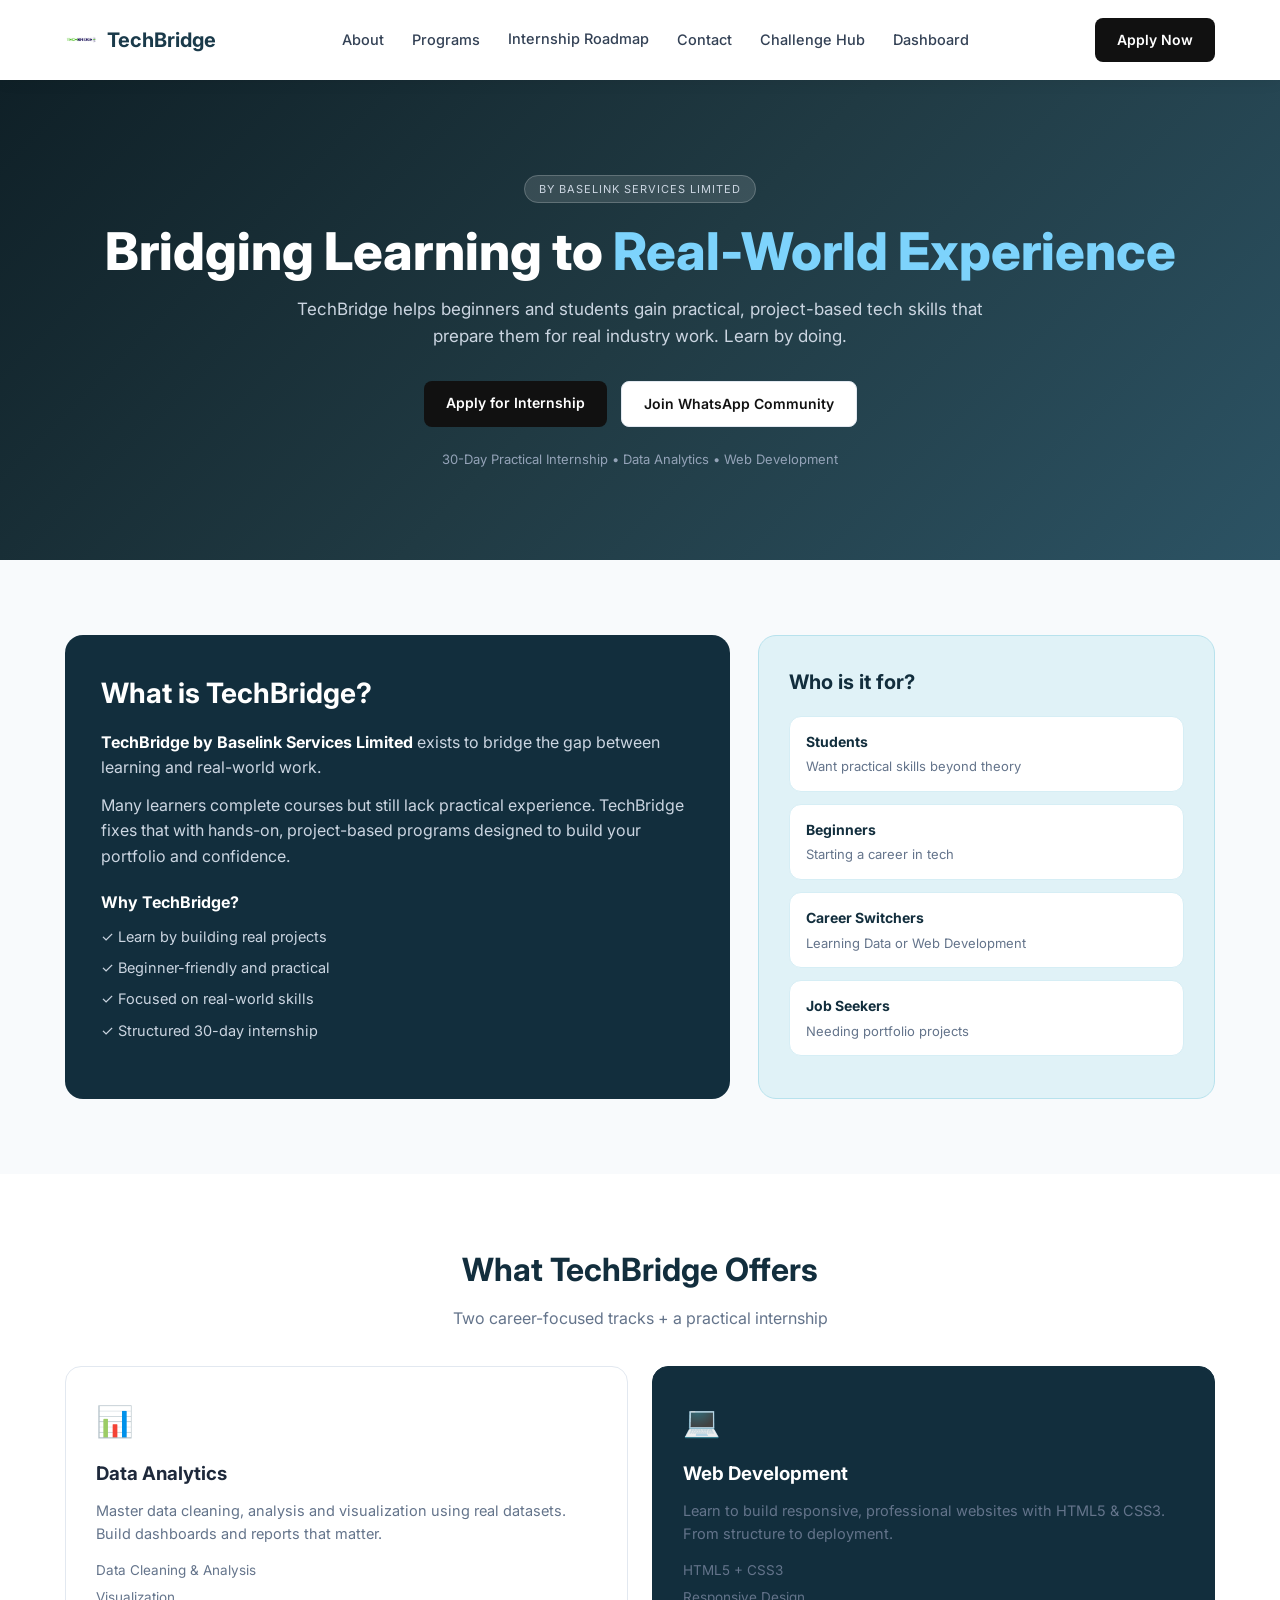
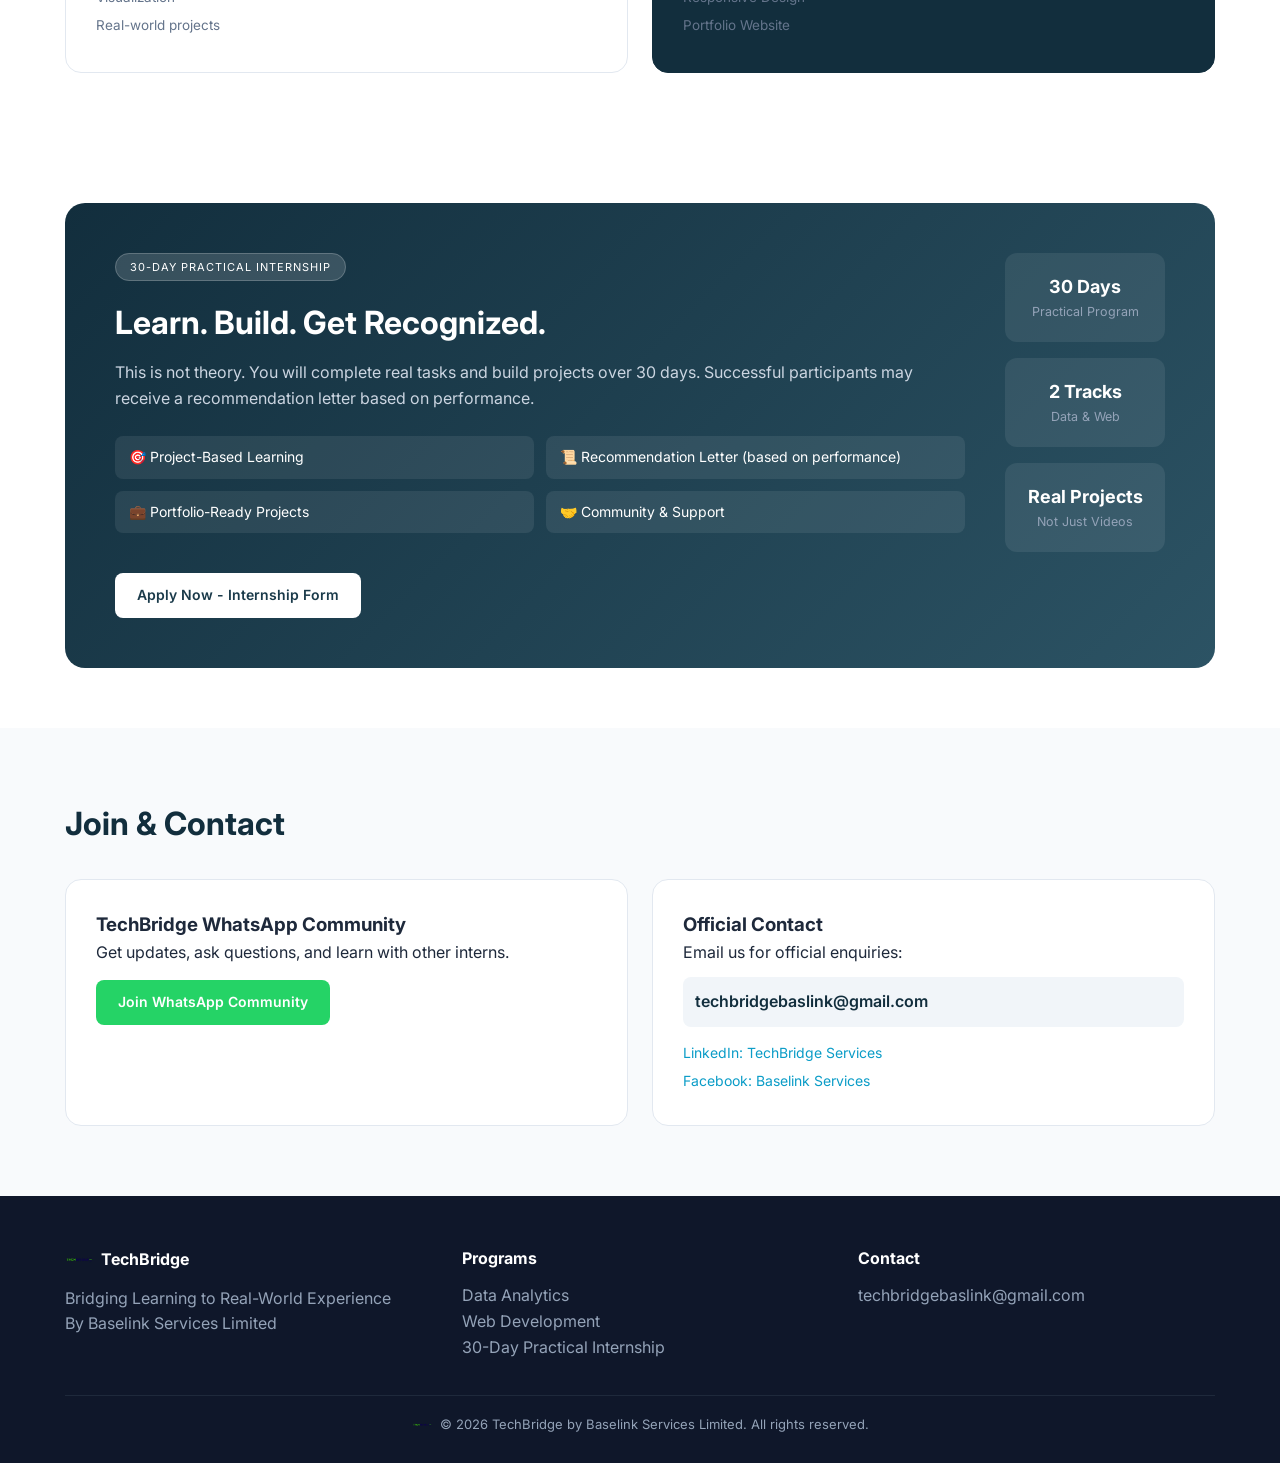
<file: index.html>
<!DOCTYPE html>
<html lang="en">
<head>
    <meta charset="UTF-8">
    <meta name="viewport" content="width=device-width, initial-scale=1.0">
    <title>TechBridge by Baselink Services | Bridging Learning to Real-World Experience</title>
    <link rel="icon" type="image/png" href="logo.png">
    <link rel="stylesheet" href="style.css">
    <link href="https://fonts.googleapis.com/css2?family=Inter:wght@400;600;700&display=swap" rel="stylesheet">
</head>
<body>
    <nav class="navbar">
        <div class="container">
            <div class="logo "> 
                <img src="logo.png" alt="TechBridge Logo" style="height:32px; width:32px; object-fit:contain; border-radius:6px;">
                <span>TechBridge</span>
            </div>
           <ul class="nav-links ">
    <li><a href="index.html#about">About</a></li>
    <li><a href="programs.html">Programs</a></li>
<a href="roadmap.html" class="active">Internship Roadmap</a>
    <li><a href="index.html#contact">Contact</a></li>
    <li><a href="challenges.html">Challenge Hub</a></li>
    <li><a href="dashboard.html">Dashboard</a></li>
</ul>
            <a href="https://forms.gle/8EbdSy5ttGfLZfjv5" target="_blank" class="btn btn-primary">Apply Now</a>
        </div>
    </nav>

    <!-- HERO, ABOUT, PROGRAMS, INTERNSHIP, COMMUNITY SECTIONS - KEEP SAME AS YOURS -->

    <section class="hero">
        <div class="container">
            <span class="badge">By Baselink Services Limited</span>
            <h1>Bridging Learning to <span>Real-World Experience</span></h1>
            <p>TechBridge helps beginners and students gain practical, project-based tech skills that prepare them for real industry work. Learn by doing.</p>
            <div class="hero-buttons">
                <a href="https://forms.gle/8EbdSy5ttGfLZfjv5" target="_blank" class="btn btn-primary">Apply for Internship</a>
                <a href="https://chat.whatsapp.com/FqpBvYS4oaK32cXDxc8JIS" target="_blank" class="btn btn-secondary">Join WhatsApp Community</a>
            </div>
            <p class="hero-note">30-Day Practical Internship • Data Analytics • Web Development</p>
        </div>
    </section>

    <section id="about" class="about">
        <div class="container">
            <div class="about-grid">
                <div>
                    <h2>What is TechBridge?</h2>
                    <p><strong>TechBridge by Baselink Services Limited</strong> exists to bridge the gap between learning and real-world work.</p>
                    <p>Many learners complete courses but still lack practical experience. TechBridge fixes that with hands-on, project-based programs designed to build your portfolio and confidence.</p>
                    <h4 style="margin-top:20px;">Why TechBridge?</h4>
                    <ul class="check-list">
                        <li>✓ Learn by building real projects</li>
                        <li>✓ Beginner-friendly and practical</li>
                        <li>✓ Focused on real-world skills</li>
                        <li>✓ Structured 30-day internship</li>
                    </ul>
                </div>
                <div class="about-box">
                    <h3>Who is it for?</h3>
                    <div class="who-item"><strong>Students</strong><span>Want practical skills beyond theory</span></div>
                    <div class="who-item"><strong>Beginners</strong><span>Starting a career in tech</span></div>
                    <div class="who-item"><strong>Career Switchers</strong><span>Learning Data or Web Development</span></div>
                    <div class="who-item"><strong>Job Seekers</strong><span>Needing portfolio projects</span></div>
                </div>
            </div>
        </div>
    </section>

    <section id="programs" class="programs">
        <div class="container">
            <h2 class="section-title">What TechBridge Offers</h2>
            <p class="section-subtitle">Two career-focused tracks + a practical internship</p>
            <div class="program-cards">
                <div class="card">
                    <div class="card-icon">📊</div>
                    <h3>Data Analytics</h3>
                    <p>Master data cleaning, analysis and visualization using real datasets. Build dashboards and reports that matter.</p>
                    <ul><li>Data Cleaning & Analysis</li><li>Visualization</li><li>Real-world projects</li></ul>
                </div>
                <div class="card card-dark">
                    <div class="card-icon">💻</div>
                    <h3>Web Development</h3>
                    <p>Learn to build responsive, professional websites with HTML5 & CSS3. From structure to deployment.</p>
                    <ul><li>HTML5 + CSS3</li><li>Responsive Design</li><li>Portfolio Website</li></ul>
                </div>
            </div>
        </div>
    </section>

    <section id="internship" class="internship">
        <div class="container">
            <div class="internship-box">
                <div>
                    <span class="badge badge-light">30-DAY PRACTICAL INTERNSHIP</span>
                    <h2>Learn. Build. Get Recognized.</h2>
                    <p>This is not theory. You will complete real tasks and build projects over 30 days. Successful participants may receive a recommendation letter based on performance.</p>
                    <div class="benefits">
                        <div class="benefit">🎯 Project-Based Learning</div>
                        <div class="benefit">📜 Recommendation Letter (based on performance)</div>
                        <div class="benefit">💼 Portfolio-Ready Projects</div>
                        <div class="benefit">🤝 Community & Support</div>
                    </div>
                    <a href="https://forms.gle/8EbdSy5ttGfLZfjv5" target="_blank" class="btn btn-light">Apply Now - Internship Form</a>
                </div>
                <div class="internship-right">
                    <div class="stat"><h3>30 Days</h3><p>Practical Program</p></div>
                    <div class="stat"><h3>2 Tracks</h3><p>Data & Web</p></div>
                    <div class="stat"><h3>Real Projects</h3><p>Not Just Videos</p></div>
                </div>
            </div>
        </div>
    </section>

    <section id="contact" class="community">
        <div class="container">
            <h2 class="section-title">Join & Contact</h2>
            <div class="community-grid">
                <div class="community-card">
                    <h3>TechBridge WhatsApp Community</h3>
                    <p>Get updates, ask questions, and learn with other interns.</p>
                    <a href="https://chat.whatsapp.com/FqpBvYS4oaK32cXDxc8JIS" target="_blank" class="btn btn-whatsapp">Join WhatsApp Community</a>
                </div>
                <div class="contact-card">
                    <h3>Official Contact</h3>
                    <p>Email us for official enquiries:</p>
                    <p class="email-box">techbridgebaslink@gmail.com</p>
                    <div class="socials">
                        <a href="https://www.linkedin.com/company/techbridge-services/" target="_blank">LinkedIn: TechBridge Services</a><br>
                        <a href="https://www.facebook.com/p/Baselink-Services-100066771475783/" target="_blank">Facebook: Baselink Services</a>
                    </div>
                </div>
            </div>
        </div>
    </section>

    <footer class="footer">
        <div class="container">
            <div class="footer-grid">
                <div>
                    <h4 style="display:flex; align-items:center; gap:8px;">
                        <img src="logo.png" alt="TechBridge Logo" style="height:28px; width:28px; object-fit:contain; border-radius:4px;">
                        TechBridge
                    </h4>
                    <p>Bridging Learning to Real-World Experience<br>By Baselink Services Limited</p>
                </div>
                <div><h4>Programs</h4><p>Data Analytics<br>Web Development<br>30-Day Practical Internship</p></div>
                <div><h4>Contact</h4><p>techbridgebaslink@gmail.com</p></div>
            </div>
            <div class="footer-bottom" style="display:flex; align-items:center; justify-content:center; gap:8px;">
                <img src="logo.png" alt="TechBridge" style="height:20px; width:20px; object-fit:contain;">
                © 2026 TechBridge by Baselink Services Limited. All rights reserved.
            </div>
        </div>
    </footer>
</body>
</html>
</file>
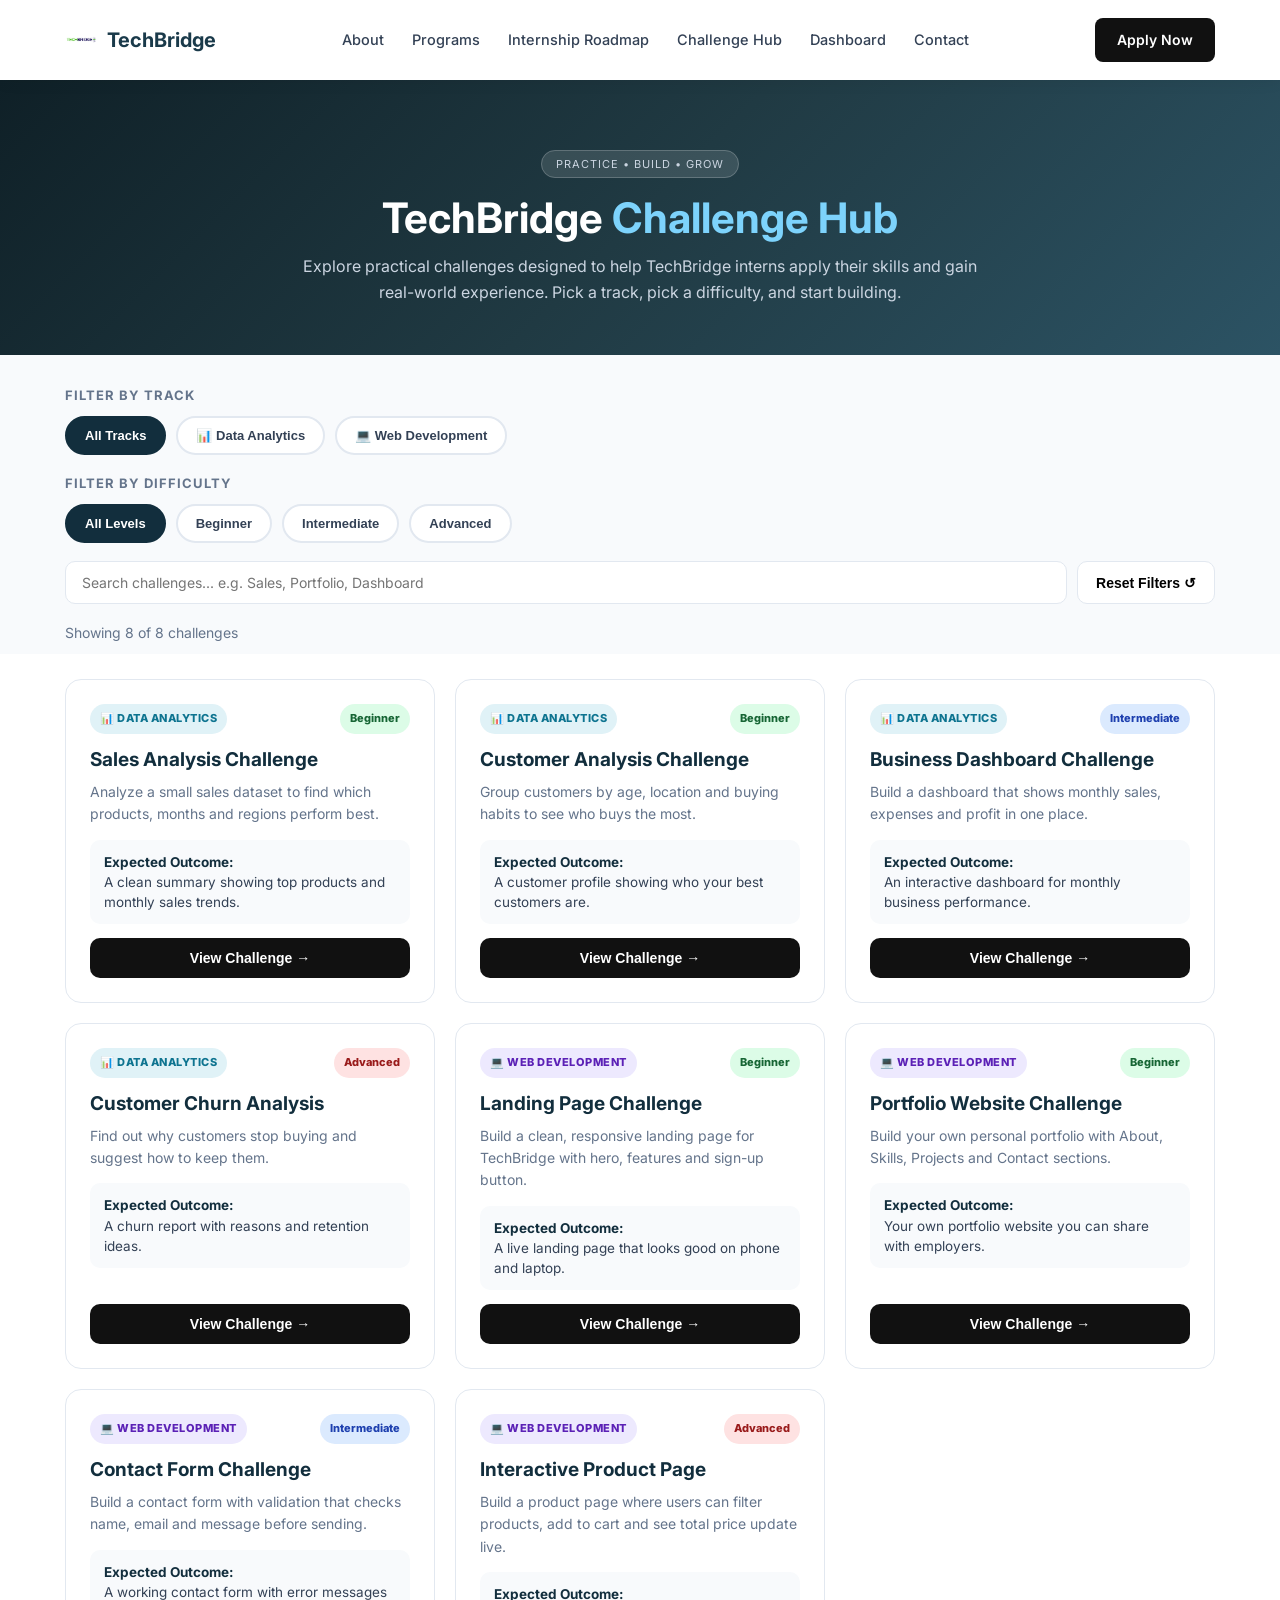
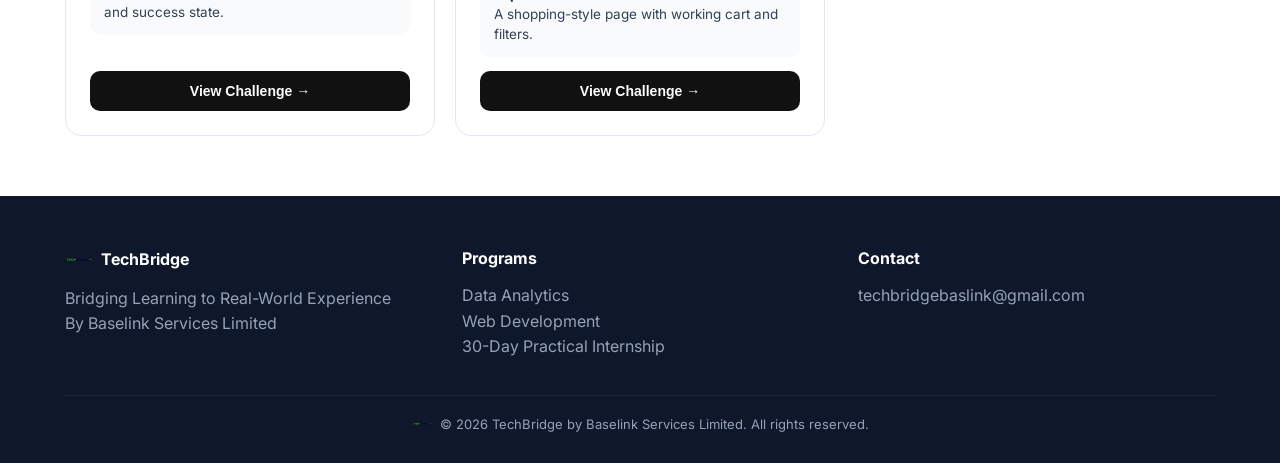
<file: challenges.html>
<!DOCTYPE html>
<html lang="en">
<head>
<meta charset="UTF-8">
<meta name="viewport" content="width=device-width, initial-scale=1.0">
<title>Challenge Hub - TechBridge by Baselink Services</title>
<link rel="icon" type="image/png" href="logo.png">
<link rel="stylesheet" href="style.css">
<link href="https://fonts.googleapis.com/css2?family=Inter:wght@400;600;700&display=swap" rel="stylesheet">
<style>
.challenges-hero{padding:70px 0 50px 0;background:linear-gradient(135deg,#0f2027 0%,#203a43 50%,#2c5364 100%);color:#fff;text-align:center}
.challenges-hero h1{font-size:42px;line-height:1.15;margin:18px 0 12px}
.challenges-hero h1 span{color:#7dd3fc}
.challenges-hero p{color:#cbd5e1;max-width:700px;margin:0 auto;font-size:16px}
.filters-wrap{background:#f8fafc;padding:30px 0 10px}
.filter-group{margin-bottom:18px}
.filter-label{font-size:13px;font-weight:700;letter-spacing:1px;text-transform:uppercase;color:#64748b;margin-bottom:10px}
.filter-row{display:flex;gap:10px;flex-wrap:wrap}
.filter-btn{padding:10px 18px;border:2px solid #e2e8f0;background:#fff;border-radius:999px;cursor:pointer;font-weight:700;font-size:13px;color:#334155}
.filter-btn.active{background:#122e3d;color:#fff;border-color:#122e3d}
.filter-btn.active-blue{background:#2563eb;border-color:#2563eb;color:#fff}
.search-row{display:flex;gap:10px;flex-wrap:wrap;margin-top:18px}
.search-input{flex:1;min-width:220px;padding:12px 16px;border:1px solid #e2e8f0;border-radius:10px;font-size:14px;font-family:inherit}
.reset-btn{padding:12px 18px;border:1px solid #e2e8f0;background:#fff;border-radius:10px;cursor:pointer;font-weight:700;font-size:14px}
.results-text{margin:18px 0 0;color:#64748b;font-size:14px}
.challenges-grid{display:grid;grid-template-columns:1fr 1fr 1fr;gap:20px;padding:25px 0 60px}
.ch-card{background:#fff;border:1px solid #e2e8f0;border-radius:16px;padding:24px;display:flex;flex-direction:column}
.ch-card.hidden{display:none}
.ch-top{display:flex;justify-content:space-between;align-items:flex-start;gap:10px}
.track-tag{font-size:11px;font-weight:800;padding:6px 10px;border-radius:999px;letter-spacing:0.5px;text-transform:uppercase}
.track-tag.data{background:#e0f2f7;color:#0e7490}
.track-tag.web{background:#ede9fe;color:#5b21b6}
.diff-tag{font-size:11px;font-weight:800;padding:6px 10px;border-radius:999px}
.diff-tag.Beginner{background:#dcfce7;color:#166534}
.diff-tag.Intermediate{background:#dbeafe;color:#1e40af}
.diff-tag.Advanced{background:#fee2e2;color:#991b1b}
.ch-card h3{font-size:19px;color:#122e3d;margin:14px 0 8px;line-height:1.3}
.ch-card p{font-size:14px;color:#64748b;line-height:1.6}
.outcome-box{background:#f8fafc;border-radius:10px;padding:12px 14px;margin:14px 0;font-size:13.5px;color:#334155;line-height:1.5}
.outcome-box strong{color:#122e3d}
.view-btn{margin-top:auto;background:#111;color:#fff;border:none;padding:12px;border-radius:10px;font-weight:700;cursor:pointer;font-size:14px;width:100%}
.view-btn:hover{background:#0a9cc7}
.no-results{display:none;text-align:center;padding:40px;background:#fff;border:1px dashed #cbd5e1;border-radius:16px;margin-bottom:50px}
.no-results h3{color:#122e3d}
.no-results p{color:#64748b}
/* Modal */
.modal-overlay{display:none;position:fixed;inset:0;background:rgba(0,0,0,0.6);z-index:100;align-items:center;justify-content:center;padding:16px}
.modal-overlay.open{display:flex}
.modal{background:#fff;border-radius:18px;max-width:600px;width:100%;max-height:90vh;overflow-y:auto;padding:28px;position:relative}
.modal-close{position:absolute;top:14px;right:14px;background:#f1f5f9;border:none;width:36px;height:36px;border-radius:50%;cursor:pointer;font-size:18px}
.modal h2{color:#122e3d;font-size:24px;padding-right:30px;line-height:1.3}
.modal-meta{display:flex;gap:8px;flex-wrap:wrap;margin:14px 0}
.modal-section{margin-top:18px}
.modal-section h4{color:#122e3d;font-size:14px;margin-bottom:6px}
.modal-section p,.modal-section li{color:#475569;font-size:14px;line-height:1.6}
.modal-section ul{padding-left:18px}
@media(max-width:900px){.challenges-grid{grid-template-columns:1fr 1fr}.challenges-hero h1{font-size:32px}}
@media(max-width:600px){.challenges-grid{grid-template-columns:1fr}.filter-row{overflow-x:auto;flex-wrap:nowrap;padding-bottom:6px}.search-row{flex-direction:column}.modal{padding:20px}}
</style>
</head>
<body>
<nav class="navbar"><div class="container">
<div class="logo"><img src="logo.png" alt="TechBridge Logo" style="height:32px;width:32px;object-fit:contain;border-radius:6px;"><span>TechBridge</span></div>
<ul class="nav-links">
<li><a href="index.html#about">About</a></li>
<li><a href="programs.html">Programs</a></li>
<li><a href="roadmap.html">Internship Roadmap</a></li>
<li><a href="challenges.html">Challenge Hub</a></li>
<li><a href="dashboard.html">Dashboard</a></li>
<li><a href="index.html#contact">Contact</a></li>
</ul>
<a href="https://forms.gle/8EbdSy5ttGfLZfjv5" target="_blank" class="btn btn-primary">Apply Now</a>
</div></nav>

<section class="challenges-hero"><div class="container">
<span class="badge">PRACTICE • BUILD • GROW</span>
<h1>TechBridge <span>Challenge Hub</span></h1>
<p>Explore practical challenges designed to help TechBridge interns apply their skills and gain real-world experience. Pick a track, pick a difficulty, and start building.</p>
</div></section>

<section class="filters-wrap"><div class="container">
<div class="filter-group"><div class="filter-label">Filter by Track</div><div class="filter-row" id="trackFilters">
<button class="filter-btn active" data-track="All">All Tracks</button>
<button class="filter-btn" data-track="Data Analytics">📊 Data Analytics</button>
<button class="filter-btn" data-track="Web Development">💻 Web Development</button>
</div></div>
<div class="filter-group"><div class="filter-label">Filter by Difficulty</div><div class="filter-row" id="diffFilters">
<button class="filter-btn active" data-diff="All">All Levels</button>
<button class="filter-btn" data-diff="Beginner">Beginner</button>
<button class="filter-btn" data-diff="Intermediate">Intermediate</button>
<button class="filter-btn" data-diff="Advanced">Advanced</button>
</div></div>
<div class="search-row">
<input type="text" id="searchInput" class="search-input" placeholder="Search challenges... e.g. Sales, Portfolio, Dashboard">
<button class="reset-btn" id="resetBtn">Reset Filters ↺</button>
</div>
<p class="results-text" id="resultsText">Showing 8 of 8 challenges</p>
</div></section>

<section><div class="container">
<div class="challenges-grid" id="challengesGrid"></div>
<div class="no-results" id="noResults"><h3>No challenges found 😕</h3><p>Try a different track, difficulty, or search word.</p><button class="btn btn-primary" id="resetBtn2" style="margin-top:14px;border:none;cursor:pointer">Show All Challenges</button></div>
</div></section>

<footer class="footer"><div class="container"><div class="footer-grid">
<div><h4 style="display:flex;align-items:center;gap:8px;"><img src="logo.png" alt="TechBridge Logo" style="height:28px;width:28px;object-fit:contain;border-radius:4px;">TechBridge</h4><p>Bridging Learning to Real-World Experience<br>By Baselink Services Limited</p></div>
<div><h4>Programs</h4><p>Data Analytics<br>Web Development<br>30-Day Practical Internship</p></div>
<div><h4>Contact</h4><p>techbridgebaslink@gmail.com</p></div>
</div><div class="footer-bottom" style="display:flex;align-items:center;justify-content:center;gap:8px;"><img src="logo.png" alt="TechBridge" style="height:20px;width:20px;object-fit:contain;">© 2026 TechBridge by Baselink Services Limited. All rights reserved.</div></div></footer>

<!-- MODAL -->
<div class="modal-overlay" id="modalOverlay"><div class="modal">
<button class="modal-close" id="modalClose">×</button>
<h2 id="modalTitle"></h2>
<div class="modal-meta" id="modalMeta"></div>
<div class="modal-section"><h4>🎯 Objective</h4><p id="modalObjective"></p></div>
<div class="modal-section"><h4>🛠️ Skills Required</h4><p id="modalSkills"></p></div>
<div class="modal-section"><h4>🧰 Tools You Can Use</h4><p id="modalTools"></p></div>
<div class="modal-section"><h4>📦 What You Need To Produce</h4><p id="modalDeliverable"></p></div>
<div class="modal-section"><h4>⏱️ Estimated Time & Expected Result</h4><p id="modalTime"></p><p id="modalResult" style="margin-top:6px"></p></div>
<a href="https://forms.gle/8EbdSy5ttGfLZfjv5" target="_blank" class="btn btn-primary" style="display:block;text-align:center;margin-top:20px">Apply To Try This Challenge</a>
</div></div>

<script>
const challenges = [
{title:"Sales Analysis Challenge", track:"Data Analytics", diff:"Beginner", desc:"Analyze a small sales dataset to find which products, months and regions perform best.", outcome:"A clean summary showing top products and monthly sales trends.", objective:"Analyze sales information and identify important trends that can help a business make better decisions.", skills:"Excel / Google Sheets, data cleaning, basic formulas, sorting and filtering", tools:"Google Sheets, Excel", deliverable:"A cleaned sales sheet + 2 charts + 1 short summary of findings", time:"2-3 days • Beginner friendly", result:"A simple report showing best-selling products, slowest months, and 3 recommendations."},
{title:"Customer Analysis Challenge", track:"Data Analytics", diff:"Beginner", desc:"Group customers by age, location and buying habits to see who buys the most.", outcome:"A customer profile showing who your best customers are.", objective:"Understand different customer groups and what drives their purchases.", skills:"Data cleaning, COUNTIF, Pivot Tables, basic charts", tools:"Google Sheets, Excel", deliverable:"Pivot table + customer breakdown chart + short insights", time:"2-3 days", result:"A clear breakdown of top customer groups and what they buy."},
{title:"Business Dashboard Challenge", track:"Data Analytics", diff:"Intermediate", desc:"Build a dashboard that shows monthly sales, expenses and profit in one place.", outcome:"An interactive dashboard for monthly business performance.", objective:"Turn raw business data into a dashboard a manager can read in 1 minute.", skills:"Data cleaning, Pivot Tables, charts, dashboard layout", tools:"Google Sheets / Excel, Canva for layout", deliverable:"1 dashboard sheet with KPIs, charts and filters", time:"3-4 days", result:"A dashboard showing monthly sales, profit, top products and trends."},
{title:"Customer Churn Analysis", track:"Data Analytics", diff:"Advanced", desc:"Find out why customers stop buying and suggest how to keep them.", outcome:"A churn report with reasons and retention ideas.", objective:"Analyze customer data to spot patterns in customers who leave.", skills:"SQL basics, data cleaning, analysis, storytelling with data", tools:"Google Sheets, SQL, Excel", deliverable:"Churn analysis + charts + 5 retention recommendations", time:"4-5 days", result:"A report showing churn rate, common reasons, and how to reduce it."},
{title:"Landing Page Challenge", track:"Web Development", diff:"Beginner", desc:"Build a clean, responsive landing page for TechBridge with hero, features and sign-up button.", outcome:"A live landing page that looks good on phone and laptop.", objective:"Create a professional landing page using HTML and CSS.", skills:"HTML, CSS, responsive design, layout", tools:"VS Code, Chrome, Netlify", deliverable:"1 landing page (index.html + style.css) deployed online", time:"2-3 days", result:"A responsive TechBridge landing page with working links."},
{title:"Portfolio Website Challenge", track:"Web Development", diff:"Beginner", desc:"Build your own personal portfolio with About, Skills, Projects and Contact sections.", outcome:"Your own portfolio website you can share with employers.", objective:"Showcase your skills and projects in a personal website.", skills:"HTML, CSS, responsive design", tools:"VS Code, GitHub, Netlify", deliverable:"Multi-section portfolio website with your real projects", time:"3-4 days", result:"A shareable portfolio link with your work and contact info."},
{title:"Contact Form Challenge", track:"Web Development", diff:"Intermediate", desc:"Build a contact form with validation that checks name, email and message before sending.", outcome:"A working contact form with error messages and success state.", objective:"Build a form that validates user input using JavaScript.", skills:"HTML, CSS, JavaScript, form validation", tools:"VS Code, JavaScript", deliverable:"Contact page with validated form + success message", time:"2-3 days", result:"A form that stops empty/invalid submissions and confirms success."},
{title:"Interactive Product Page", track:"Web Development", diff:"Advanced", desc:"Build a product page where users can filter products, add to cart and see total price update live.", outcome:"A shopping-style page with working cart and filters.", objective:"Build an interactive page that responds to user actions without refreshing.", skills:"HTML, CSS, JavaScript, DOM, arrays, events", tools:"VS Code, JavaScript", deliverable:"Product page + filter buttons + working cart", time:"4-5 days", result:"A page where filtering and cart update instantly with JavaScript."}
];
let selectedTrack="All", selectedDiff="All", searchText="";
const grid=document.getElementById('challengesGrid');
function render(){
  grid.innerHTML="";
  let shown=0;
  challenges.forEach((c,i)=>{
    const matchTrack = selectedTrack==="All" || c.track===selectedTrack;
    const matchDiff = selectedDiff==="All" || c.diff===selectedDiff;
    const matchSearch = c.title.toLowerCase().includes(searchText) || c.desc.toLowerCase().includes(searchText);
    if(matchTrack && matchDiff && matchSearch){
      shown++;
      const card=document.createElement('div');
      card.className='ch-card';
      card.innerHTML=`<div class="ch-top"><span class="track-tag ${c.track==='Data Analytics'?'data':'web'}">${c.track==='Data Analytics'?'📊 Data Analytics':'💻 Web Development'}</span><span class="diff-tag ${c.diff}">${c.diff}</span></div><h3>${c.title}</h3><p>${c.desc}</p><div class="outcome-box"><strong>Expected Outcome:</strong><br>${c.outcome}</div><button class="view-btn" onclick="openModal(${i})">View Challenge →</button>`;
      grid.appendChild(card);
    }
  });
  document.getElementById('resultsText').textContent=`Showing ${shown} of ${challenges.length} challenges`;
  document.getElementById('noResults').style.display = shown===0 ? 'block' : 'none';
}
function openModal(i){
  const c=challenges[i];
  document.getElementById('modalTitle').textContent=c.title;
  document.getElementById('modalMeta').innerHTML=`<span class="track-tag ${c.track==='Data Analytics'?'data':'web'}">${c.track}</span><span class="diff-tag ${c.diff}">${c.diff}</span>`;
  document.getElementById('modalObjective').textContent=c.objective;
  document.getElementById('modalSkills').textContent=c.skills;
  document.getElementById('modalTools').textContent=c.tools;
  document.getElementById('modalDeliverable').textContent=c.deliverable;
  document.getElementById('modalTime').textContent="⏱️ "+c.time;
  document.getElementById('modalResult').textContent="✅ Expected Result: "+c.result;
  document.getElementById('modalOverlay').classList.add('open');
}
function closeModal(){document.getElementById('modalOverlay').classList.remove('open');}
document.getElementById('modalClose').onclick=closeModal;
document.getElementById('modalOverlay').onclick=(e)=>{if(e.target.id==='modalOverlay') closeModal();};
document.querySelectorAll('#trackFilters .filter-btn').forEach(btn=>{btn.onclick=()=>{document.querySelectorAll('#trackFilters .filter-btn').forEach(b=>b.classList.remove('active'));btn.classList.add('active');selectedTrack=btn.dataset.track;render();}});
document.querySelectorAll('#diffFilters .filter-btn').forEach(btn=>{btn.onclick=()=>{document.querySelectorAll('#diffFilters .filter-btn').forEach(b=>b.classList.remove('active'));btn.classList.add('active');selectedDiff=btn.dataset.diff;render();}});
document.getElementById('searchInput').oninput=(e)=>{searchText=e.target.value.toLowerCase();render();};
function resetAll(){selectedTrack="All";selectedDiff="All";searchText="";document.getElementById('searchInput').value="";document.querySelectorAll('.filter-btn').forEach(b=>b.classList.remove('active'));document.querySelector('#trackFilters .filter-btn').classList.add('active');document.querySelector('#diffFilters .filter-btn').classList.add('active');render();}
document.getElementById('resetBtn').onclick=resetAll;
document.getElementById('resetBtn2').onclick=resetAll;
render();
</script>
</body>
</html>
</file>
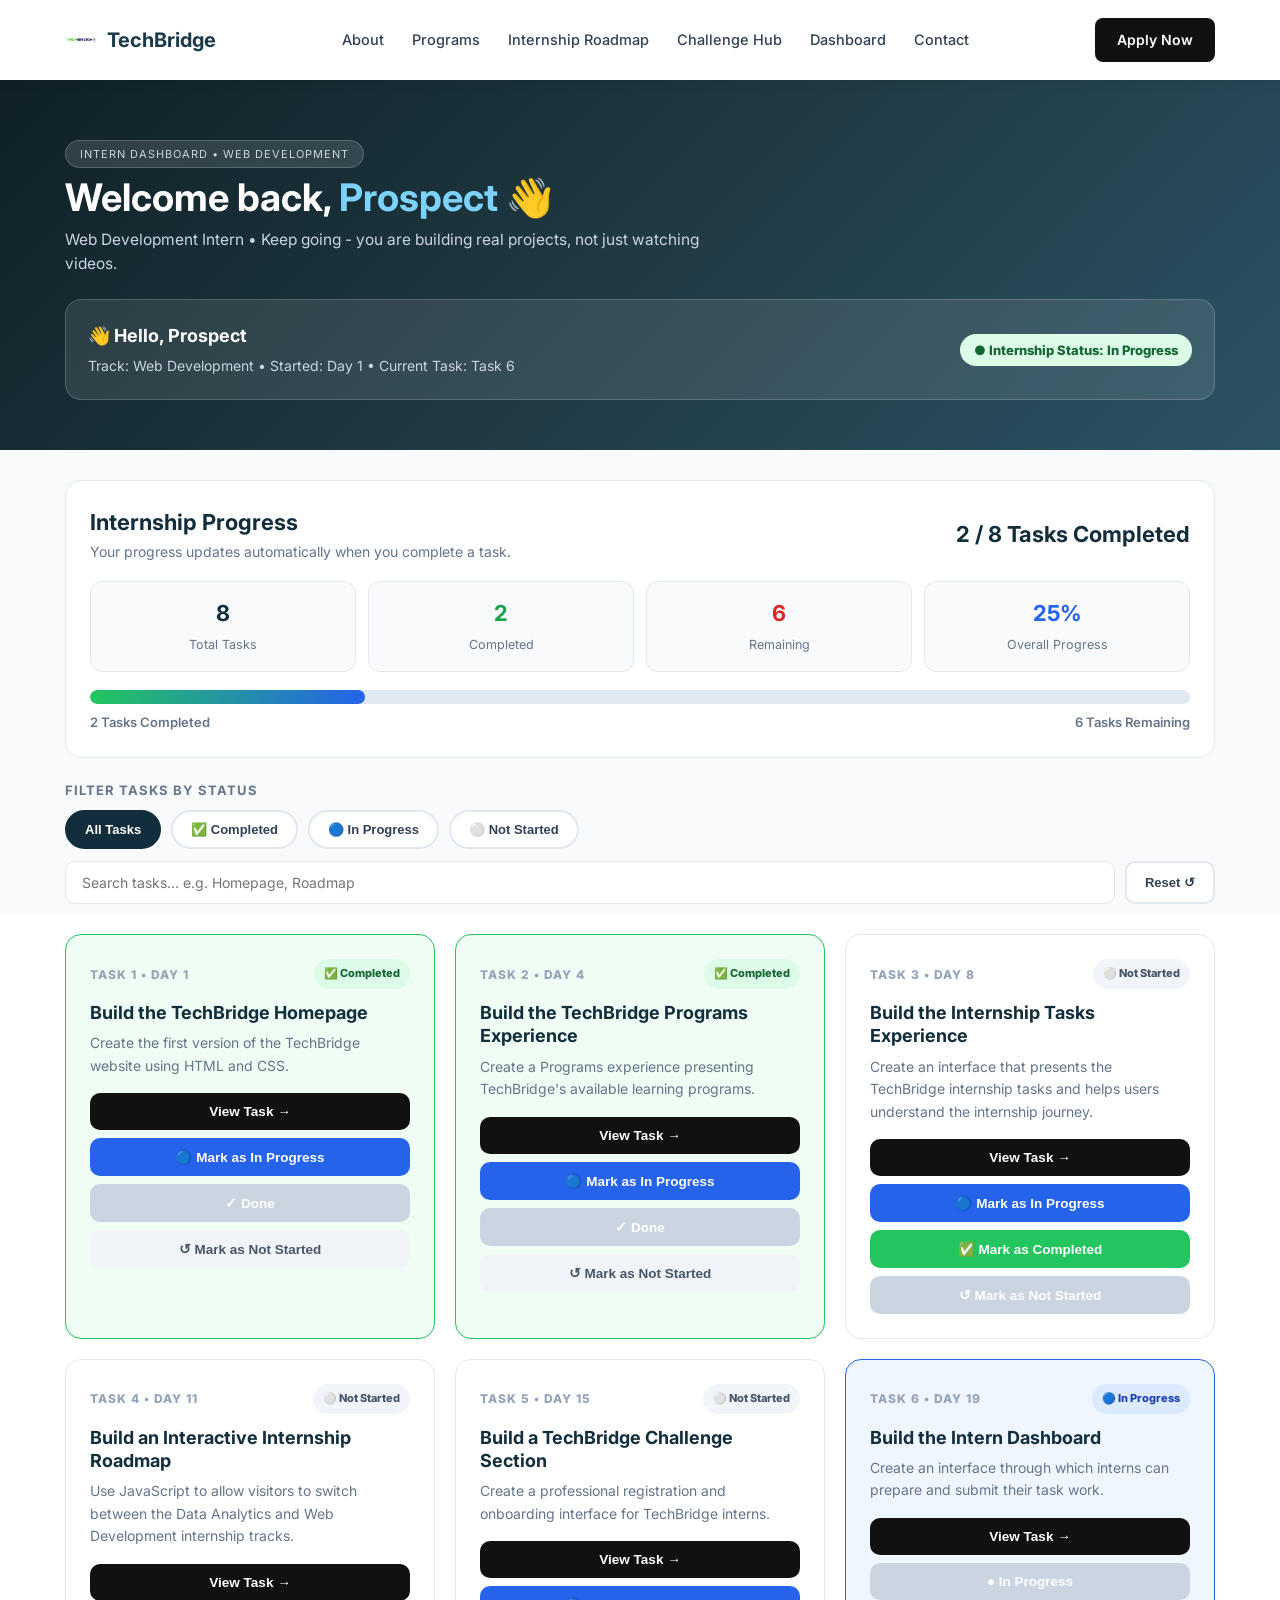
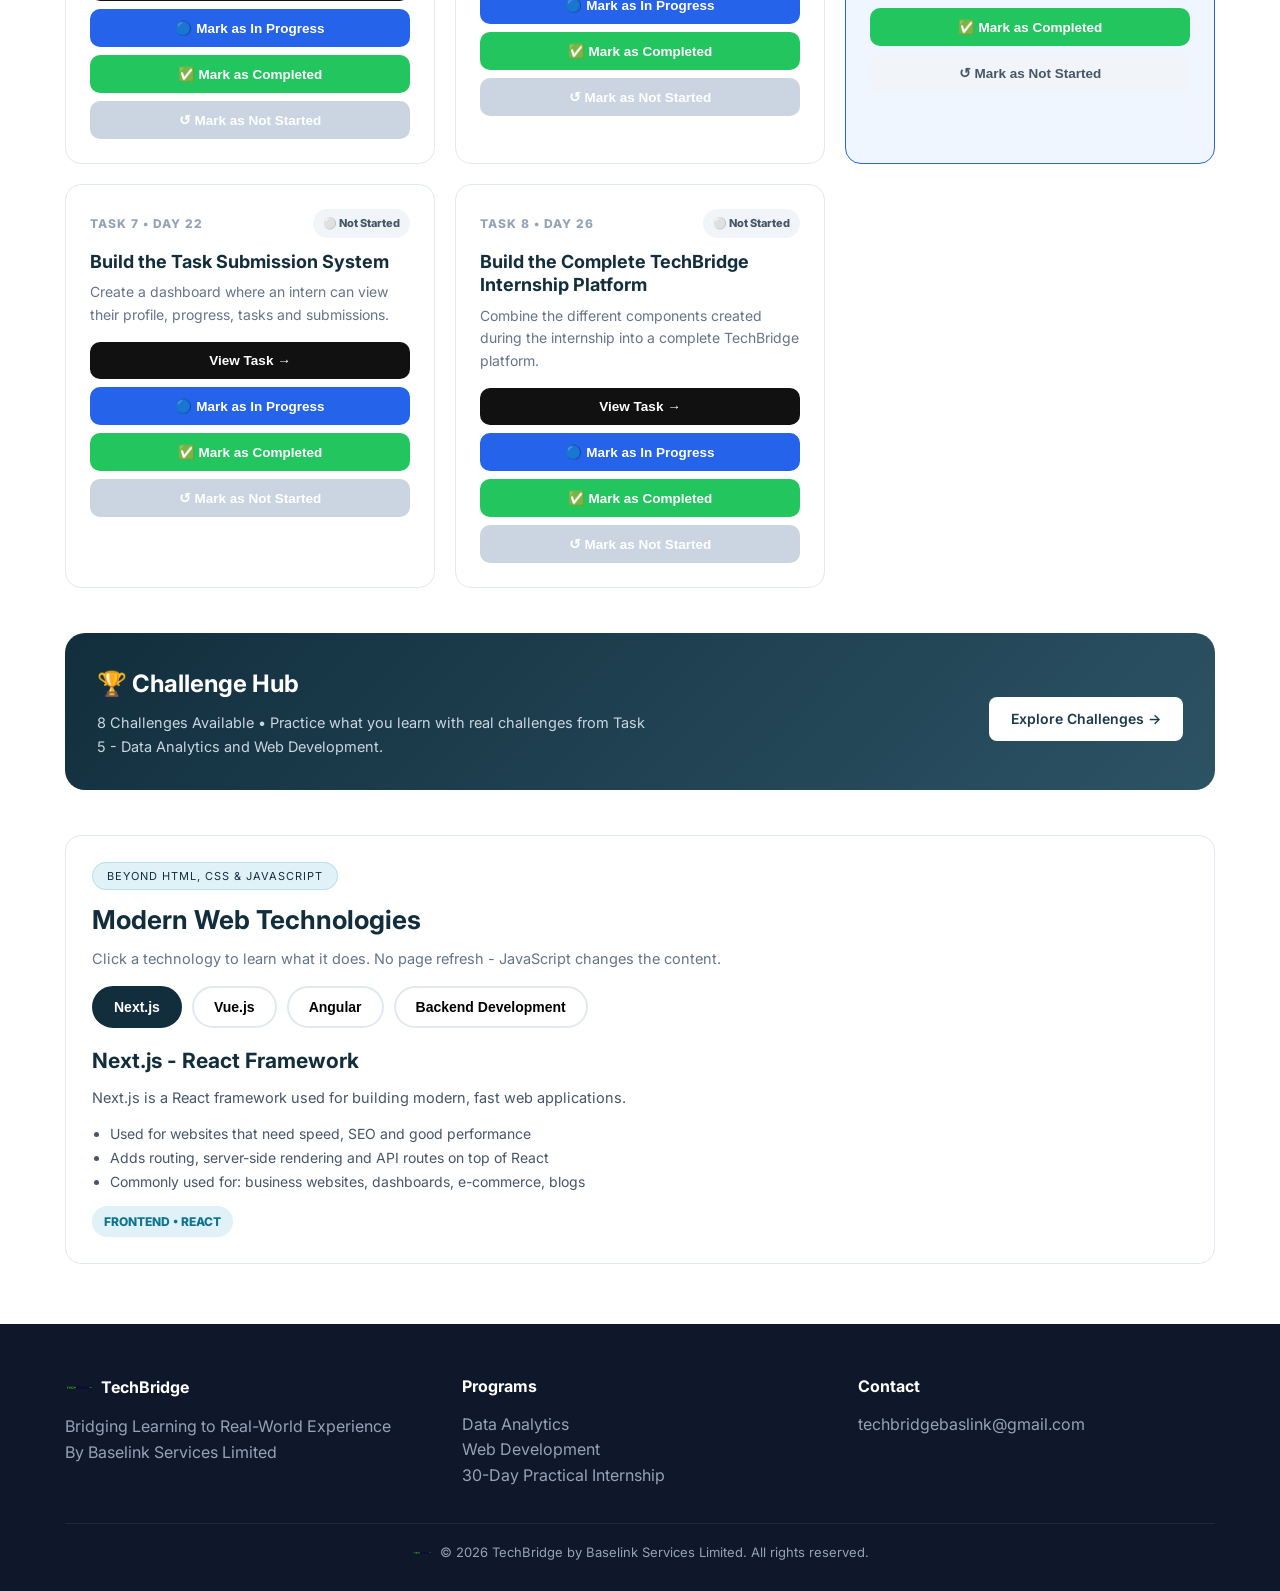
<file: dashboard.html>
<!DOCTYPE html>
<html lang="en">
<head>
<meta charset="UTF-8">
<meta name="viewport" content="width=device-width, initial-scale=1.0">
<title>Intern Dashboard - TechBridge by Baselink Services</title>
<link rel="icon" type="image/png" href="logo.png">
<link rel="stylesheet" href="style.css">
<link href="https://fonts.googleapis.com/css2?family=Inter:wght@400;600;700&display=swap" rel="stylesheet">
<style>
.dash-hero{padding:60px 0 50px 0;background:linear-gradient(135deg,#0f2027 0%,#203a43 50%,#2c5364 100%);color:#fff;text-align:left}
.dash-hero h1{font-size:38px;line-height:1.15;margin:10px 0 8px}
.dash-hero h1 span{color:#7dd3fc}
.dash-hero p{color:#cbd5e1;max-width:650px;font-size:15.5px}
.welcome-card{background:rgba(255,255,255,0.10);border:1px solid rgba(255,255,255,0.18);border-radius:16px;padding:22px;margin-top:22px;display:flex;justify-content:space-between;gap:16px;flex-wrap:wrap;align-items:center}
.welcome-card h3{color:#fff;font-size:18px}
.welcome-card p{color:#cbd5e1;font-size:14px;margin-top:4px}
.status-pill{background:#dcfce7;color:#166534;padding:8px 14px;border-radius:999px;font-weight:800;font-size:13px;white-space:nowrap}
.progress-wrap{background:#f8fafc;padding:30px 0 10px}
.progress-card{background:#fff;border:1px solid #e2e8f0;border-radius:16px;padding:24px}
.progress-top{display:flex;justify-content:space-between;gap:12px;flex-wrap:wrap;align-items:center}
.progress-top h2{color:#122e3d;font-size:22px}
.progress-top p{color:#64748b;font-size:14px}
.progress-stats{display:flex;gap:12px;flex-wrap:wrap;margin:18px 0}
.stat-box{flex:1;min-width:130px;background:#f8fafc;border:1px solid #e2e8f0;border-radius:12px;padding:14px;text-align:center}
.stat-box strong{font-size:22px;color:#122e3d;display:block}
.stat-box span{font-size:12.5px;color:#64748b}
.progress-bar{height:14px;background:#e2e8f0;border-radius:999px;overflow:hidden;margin-top:6px}
.progress-fill{height:100%;width:25%;background:linear-gradient(90deg,#22c55e,#2563eb);border-radius:999px;transition:width 0.4s}
.progress-label{display:flex;justify-content:space-between;font-size:13px;color:#64748b;margin-top:8px;font-weight:600}
.filter-group{margin:22px 0 10px}
.filter-label{font-size:13px;font-weight:700;letter-spacing:1px;text-transform:uppercase;color:#64748b;margin-bottom:10px}
.filter-row{display:flex;gap:10px;flex-wrap:wrap}
.filter-btn{padding:10px 18px;border:2px solid #e2e8f0;background:#fff;border-radius:999px;cursor:pointer;font-weight:700;font-size:13px;color:#334155}
.filter-btn.active{background:#122e3d;color:#fff;border-color:#122e3d}
.search-input{flex:1;min-width:220px;padding:12px 16px;border:1px solid #e2e8f0;border-radius:10px;font-size:14px;font-family:inherit}
.tasks-grid{display:grid;grid-template-columns:1fr 1fr 1fr;gap:20px;padding:20px 0 10px}
.task-card{background:#fff;border:1px solid #e2e8f0;border-radius:16px;padding:24px;display:flex;flex-direction:column}
.task-card.completed{border-color:#22c55e;background:#f0fdf4}
.task-card.in-progress{border-color:#2563eb;background:#eff6ff}
.task-card h3{font-size:18px;color:#122e3d;margin:12px 0 8px;line-height:1.3}
.task-card p{font-size:14px;color:#64748b;line-height:1.6}
.task-num{font-size:12px;font-weight:800;letter-spacing:1px;color:#94a3b8}
.status-tag{font-size:11px;font-weight:800;padding:6px 10px;border-radius:999px;display:inline-block}
.status-tag.Completed{background:#dcfce7;color:#166534}
.status-tag.InProgress{background:#dbeafe;color:#1e40af}
.status-tag.NotStarted{background:#f1f5f9;color:#475569}
.card-btns{display:flex;flex-direction:column;gap:8px;margin-top:16px}
.btn-small{flex:1;padding:11px;border-radius:10px;font-weight:700;cursor:pointer;font-size:13.5px;border:none;text-align:center}
.btn-view{background:#111;color:#fff}
.btn-view:hover{background:#0a9cc7}
.btn-complete{background:#22c55e;color:#fff}
.btn-progress{background:#2563eb;color:#fff}
.btn-reset{background:#f1f5f9;color:#475569}
.btn-small:disabled{background:#cbd5e1;color:#fff;cursor:default}
.no-results{display:none;text-align:center;padding:40px;background:#fff;border:1px dashed #cbd5e1;border-radius:16px;margin:20px 0 50px}
.challenge-preview{background:linear-gradient(135deg,#122e3d,#2c5364);border-radius:20px;padding:32px;color:#fff;display:flex;justify-content:space-between;gap:20px;flex-wrap:wrap;align-items:center;margin:35px 0}
.challenge-preview h2{font-size:24px;margin-bottom:8px}
.challenge-preview p{color:#cbd5e1;font-size:14.5px;max-width:550px}
.tech-section{padding:10px 0 60px}
.tech-card{background:#fff;border:1px solid #e2e8f0;border-radius:16px;padding:26px}
.tech-buttons{display:flex;gap:10px;flex-wrap:wrap;margin:16px 0}
.tech-btn{padding:11px 20px;border:2px solid #e2e8f0;background:#fff;border-radius:999px;cursor:pointer;font-weight:800;font-size:14px}
.tech-btn.active{background:#122e3d;color:#fff;border-color:#122e3d}
.tech-content h3{color:#122e3d;font-size:21px;margin-bottom:8px}
.tech-content p{color:#475569;font-size:14.5px;line-height:1.7}
.tech-content ul{margin:12px 0 0 18px;color:#475569;font-size:14px;line-height:1.7}
.tech-badge{display:inline-block;background:#e0f2f7;color:#0e7490;padding:6px 12px;border-radius:999px;font-size:12px;font-weight:800;margin-top:12px}
.modal-overlay{display:none;position:fixed;inset:0;background:rgba(0,0,0,0.6);z-index:100;align-items:center;justify-content:center;padding:16px}
.modal-overlay.open{display:flex}
.modal{background:#fff;border-radius:18px;max-width:600px;width:100%;max-height:90vh;overflow-y:auto;padding:28px;position:relative}
.modal-close{position:absolute;top:14px;right:14px;background:#f1f5f9;border:none;width:36px;height:36px;border-radius:50%;cursor:pointer;font-size:18px}
.modal h2{color:#122e3d;font-size:24px;padding-right:30px;line-height:1.3}
.modal-section{margin-top:16px}
.modal-section h4{color:#122e3d;font-size:14px;margin-bottom:6px}
.modal-section p{color:#475569;font-size:14px;line-height:1.6}
.toast{display:none;position:fixed;bottom:20px;left:50%;transform:translateX(-50%);background:#122e3d;color:#fff;padding:14px 20px;border-radius:999px;font-size:14px;font-weight:600;z-index:200;box-shadow:0 10px 25px rgba(0,0,0,0.2)}
@media(max-width:900px){.tasks-grid{grid-template-columns:1fr 1fr}.dash-hero h1{font-size:30px}}
@media(max-width:600px){.tasks-grid{grid-template-columns:1fr}}
</style>
</head>
<body>

<nav class="navbar"><div class="container">
<div class="logo"><img src="logo.png" alt="TechBridge Logo" style="height:32px;width:32px;object-fit:contain;border-radius:6px;"><span>TechBridge</span></div>
<ul class="nav-links">
<li><a href="index.html#about">About</a></li>
<li><a href="programs.html">Programs</a></li>
<li><a href="roadmap.html">Internship Roadmap</a></li>
<li><a href="challenges.html">Challenge Hub</a></li>
<li><a href="dashboard.html">Dashboard</a></li>
<li><a href="index.html#contact">Contact</a></li>
</ul>
<a href="https://forms.gle/8EbdSy5ttGfLZfjv5" target="_blank" class="btn btn-primary">Apply Now</a>
</div></nav>

<section class="dash-hero"><div class="container">
<span class="badge">INTERN DASHBOARD • WEB DEVELOPMENT</span>
<h1>Welcome back, <span>Prospect</span> 👋</h1>
<p>Web Development Intern • Keep going - you are building real projects, not just watching videos.</p>
<div class="welcome-card">
<div><h3>👋 Hello, Prospect</h3><p id="currentTaskText">Track: Web Development • Started: Day 1 • Current Task: Task 6</p></div>
<div><span class="status-pill">● Internship Status: In Progress</span></div>
</div></section>

<section class="progress-wrap"><div class="container">
<div class="progress-card">
<div class="progress-top"><div><h2>Internship Progress</h2><p>Your progress updates automatically when you complete a task.</p></div><div><strong id="progressText" style="font-size:22px;color:#122e3d">2 / 8 Tasks Completed</strong></div></div>
<div class="progress-stats">
<div class="stat-box"><strong id="totalTasks">8</strong><span>Total Tasks</span></div>
<div class="stat-box"><strong id="completedCount" style="color:#16a34a">2</strong><span>Completed</span></div>
<div class="stat-box"><strong id="remainingCount" style="color:#dc2626">6</strong><span>Remaining</span></div>
<div class="stat-box"><strong id="percentText" style="color:#2563eb">25%</strong><span>Overall Progress</span></div>
</div>
<div class="progress-bar"><div class="progress-fill" id="progressFill"></div></div>
<div class="progress-label"><span id="progressLeft">2 Tasks Completed</span><span id="progressRight">6 Tasks Remaining</span></div>
</div>

<div class="filter-group"><div class="filter-label">Filter Tasks By Status</div>
<div class="filter-row" id="statusFilters">
<button class="filter-btn active" data-filter="All">All Tasks</button>
<button class="filter-btn" data-filter="Completed">✅ Completed</button>
<button class="filter-btn" data-filter="In Progress">🔵 In Progress</button>
<button class="filter-btn" data-filter="Not Started">⚪ Not Started</button>
</div></div>
<div style="display:flex;gap:10px;flex-wrap:wrap;margin-top:12px">
<input type="text" id="searchInput" class="search-input" placeholder="Search tasks... e.g. Homepage, Roadmap">
<button class="filter-btn" id="resetBtn" style="border-radius:10px">Reset ↺</button>
</div>
</div></section>

<section><div class="container">
<div class="tasks-grid" id="tasksGrid"></div>
<div class="no-results" id="noResults"><h3>No tasks found 😕</h3><p>Try a different filter or search word.</p></div>

<div class="challenge-preview">
<div><h2>🏆 Challenge Hub</h2><p>8 Challenges Available • Practice what you learn with real challenges from Task 5 - Data Analytics and Web Development.</p></div>
<a href="challenges.html" class="btn btn-light" style="white-space:nowrap">Explore Challenges →</a>
</div>

<div class="tech-section">
<div class="tech-card">
<span class="badge" style="background:#e0f2f7;color:#122e3d;border-color:#b8e2ed">BEYOND HTML, CSS & JAVASCRIPT</span>
<h2 class="section-title" style="margin-top:12px;font-size:26px">Modern Web Technologies</h2>
<p style="color:#64748b;font-size:14.5px;margin-top:6px">Click a technology to learn what it does. No page refresh - JavaScript changes the content.</p>
<div class="tech-buttons" id="techButtons">
<button class="tech-btn active" data-tech="nextjs">Next.js</button>
<button class="tech-btn" data-tech="vue">Vue.js</button>
<button class="tech-btn" data-tech="angular">Angular</button>
<button class="tech-btn" data-tech="backend">Backend Development</button>
</div>
<div class="tech-content" id="techContent"></div>
</div>
</div>
</div></section>

<footer class="footer"><div class="container"><div class="footer-grid">
<div><h4 style="display:flex;align-items:center;gap:8px;"><img src="logo.png" alt="TechBridge Logo" style="height:28px;width:28px;object-fit:contain;border-radius:4px;">TechBridge</h4><p>Bridging Learning to Real-World Experience<br>By Baselink Services Limited</p></div>
<div><h4>Programs</h4><p>Data Analytics<br>Web Development<br>30-Day Practical Internship</p></div>
<div><h4>Contact</h4><p>techbridgebaslink@gmail.com</p></div>
</div><div class="footer-bottom" style="display:flex;align-items:center;justify-content:center;gap:8px;"><img src="logo.png" alt="TechBridge" style="height:20px;width:20px;object-fit:contain;">© 2026 TechBridge by Baselink Services Limited. All rights reserved.</div></div></footer>

<div class="modal-overlay" id="modalOverlay"><div class="modal">
<button class="modal-close" id="modalClose">×</button>
<h2 id="modalTitle"></h2>
<div id="modalMeta" style="margin:12px 0;display:flex;gap:8px;flex-wrap:wrap"></div>
<div class="modal-section"><h4>📝 Description</h4><p id="modalDesc"></p></div>
<div class="modal-section"><h4>🎯 What You Will Learn</h4><p id="modalLearn"></p></div>
<div class="modal-section"><h4>📦 Deliverable</h4><p id="modalDeliverable"></p></div>
<div class="modal-section"><h4>⏱️ Day & Status</h4><p id="modalDay"></p></div>
<div style="display:flex;flex-direction:column;gap:8px;margin-top:20px">
<button class="btn btn-primary" id="modalProgressBtn" style="width:100%;border:none;cursor:pointer;background:#2563eb">Mark as In Progress</button>
<button class="btn btn-primary" id="modalCompleteBtn" style="width:100%;border:none;cursor:pointer;background:#22c55e">Mark as Completed</button>
<button class="btn btn-secondary" id="modalResetBtn" style="width:100%;cursor:pointer">Mark as Not Started</button>
</div>
</div></div>

<div class="toast" id="toast">🎉 Task completed! Well done!</div>

<script>
const tasks = [
{id:1, title:"Build the TechBridge Homepage", day:1, desc:"Create the first version of the TechBridge website using HTML and CSS.", learn:"HTML structure, CSS layout, responsive design", deliverable:"index.html + style.css deployed online", status:"Completed"},
{id:2, title:"Build the TechBridge Programs Experience", day:4, desc:"Create a Programs experience presenting TechBridge's available learning programs.", learn:"Cards, comparison layout, call-to-action design", deliverable:"programs.html with 2 track cards", status:"Completed"},
{id:3, title:"Build the Internship Tasks Experience", day:8, desc:"Create an interface that presents the TechBridge internship tasks and helps users understand the internship journey.", learn:"Listing pages, clear information hierarchy", deliverable:"Tasks listing page", status:"Not Started"},
{id:4, title:"Build an Interactive Internship Roadmap", day:11, desc:"Use JavaScript to allow visitors to switch between the Data Analytics and Web Development internship tracks.", learn:"JavaScript, DOM, buttons, dynamic rendering", deliverable:"roadmap.html with track switcher", status:"Not Started"},
{id:5, title:"Build a TechBridge Challenge Section", day:15, desc:"Create a professional registration and onboarding interface for TechBridge interns.", learn:"Forms, validation, user onboarding", deliverable:"Registration form page", status:"Not Started"},
{id:6, title:"Build the Intern Dashboard", day:19, desc:"Create an interface through which interns can prepare and submit their task work.", learn:"Forms, file upload UI, submission flow", deliverable:"Submission page with form", status:"In Progress"},
{id:7, title:"Build the Task Submission System", day:22, desc:"Create a dashboard where an intern can view their profile, progress, tasks and submissions.", learn:"Dashboard, progress bars, filtering, modals", deliverable:"dashboard.html - this page!", status:"Not Started"},
{id:8, title:"Build the Complete TechBridge Internship Platform", day:26, desc:"Combine the different components created during the internship into a complete TechBridge platform.", learn:"Combining pages, navigation, final polish", deliverable:"Complete linked platform", status:"Not Started"}
];

const saved = JSON.parse(localStorage.getItem('techbridge_tasks') || 'null');
if(saved && saved.length === 8){ saved.forEach((s,i)=>{ tasks[i].status = s; }); }

let currentFilter = "All";
let searchText = "";

function saveAndRefresh(){
  localStorage.setItem('techbridge_tasks', JSON.stringify(tasks.map(t=>t.status)));
  updateProgress(); renderTasks();
}

function updateProgress(){
  const completed = tasks.filter(t=>t.status==="Completed").length;
  const remaining = 8 - completed;
  const percent = Math.round((completed/8)*100);
  document.getElementById('progressText').textContent = completed + " / 8 Tasks Completed";
  document.getElementById('completedCount').textContent = completed;
  document.getElementById('remainingCount').textContent = remaining;
  document.getElementById('percentText').textContent = percent + "%";
  document.getElementById('progressFill').style.width = percent + "%";
  document.getElementById('progressLeft').textContent = completed + " Tasks Completed";
  document.getElementById('progressRight').textContent = remaining + " Tasks Remaining";
  // Current Task updates automatically from the task that is In Progress
  let current = tasks.find(t=>t.status==="In Progress") || tasks.find(t=>t.status==="Not Started");
  let currentText = current ? "Task " + current.id : "All Done";
  document.getElementById('currentTaskText').textContent = "Track: Web Development • Started: Day 1 • Current Task: " + currentText;
  if(percent===100){ showToast("🎉 Congratulations! You completed all 8 tasks!"); }
}

function renderTasks(){
  const grid = document.getElementById('tasksGrid');
  grid.innerHTML = "";
  let shown = 0;
  tasks.forEach((t)=>{
    const matchFilter = currentFilter==="All" || t.status===currentFilter;
    const matchSearch = (t.title+" "+t.desc).toLowerCase().includes(searchText);
    if(!matchFilter || !matchSearch) return;
    shown++;
    const card = document.createElement('div');
    let cardClass = "task-card";
    if(t.status==="Completed") cardClass += " completed";
    if(t.status==="In Progress") cardClass += " in-progress";
    let statusClass = t.status==="Completed" ? "Completed" : t.status==="In Progress" ? "InProgress" : "NotStarted";
    card.className = cardClass;
    card.innerHTML = `
      <div style="display:flex;justify-content:space-between;align-items:center"><span class="task-num">TASK ${t.id} • DAY ${t.day}</span><span class="status-tag ${statusClass}">${t.status==="Completed"?"✅ Completed":t.status==="In Progress"?"🔵 In Progress":"⚪ Not Started"}</span></div>
      <h3>${t.title}</h3>
      <p>${t.desc}</p>
      <div class="card-btns">
        <button class="btn-small btn-view" onclick="openModal(${t.id})">View Task →</button>
        <button class="btn-small btn-progress" onclick="setStatus(${t.id}, 'In Progress')" ${t.status==="In Progress"?"disabled":""}>${t.status==="In Progress"?"● In Progress":"🔵 Mark as In Progress"}</button>
        <button class="btn-small btn-complete" onclick="setStatus(${t.id}, 'Completed')" ${t.status==="Completed"?"disabled":""}>${t.status==="Completed"?"✓ Done":"✅ Mark as Completed"}</button>
        <button class="btn-small btn-reset" onclick="setStatus(${t.id}, 'Not Started')" ${t.status==="Not Started"?"disabled":""}>↺ Mark as Not Started</button>
      </div>`;
    grid.appendChild(card);
  });
  document.getElementById('noResults').style.display = shown===0 ? 'block' : 'none';
}

// THIS IS THE ONE FUNCTION FOR ALL 3 BUTTONS
function setStatus(id, newStatus){
  const task = tasks.find(t=>t.id===id);
  if(!task) return;
  task.status = newStatus;
  saveAndRefresh();
  if(newStatus==="Completed") showToast("🎉 Task " + id + " completed! Well done!");
  else if(newStatus==="In Progress") showToast("🔵 Task " + id + " is now In Progress");
  else showToast("↺ Task " + id + " reset to Not Started");
  closeModal();
}

function openModal(id){
  const t = tasks.find(x=>x.id===id);
  document.getElementById('modalTitle').textContent = "Task " + t.id + ": " + t.title;
  document.getElementById('modalMeta').innerHTML = `<span class="status-tag ${t.status==="Completed"?"Completed":t.status==="In Progress"?"InProgress":"NotStarted"}">${t.status}</span><span style="background:#e0f2f7;color:#0e7490;padding:6px 10px;border-radius:999px;font-size:11px;font-weight:800">DAY ${t.day}</span>`;
  document.getElementById('modalDesc').textContent = t.desc;
  document.getElementById('modalLearn').textContent = t.learn;
  document.getElementById('modalDeliverable').textContent = t.deliverable;
  document.getElementById('modalDay').textContent = "Day " + t.day + " • Status: " + t.status;
  const pBtn = document.getElementById('modalProgressBtn');
  const cBtn = document.getElementById('modalCompleteBtn');
  const rBtn = document.getElementById('modalResetBtn');
  pBtn.disabled = t.status==="In Progress"; cBtn.disabled = t.status==="Completed"; rBtn.disabled = t.status==="Not Started";
  pBtn.textContent = t.status==="In Progress" ? "● Already In Progress" : "Mark as In Progress";
  cBtn.textContent = t.status==="Completed" ? "✓ Already Completed" : "Mark as Completed";
  pBtn.onclick = ()=> setStatus(t.id, 'In Progress');
  cBtn.onclick = ()=> setStatus(t.id, 'Completed');
  rBtn.onclick = ()=> setStatus(t.id, 'Not Started');
  document.getElementById('modalOverlay').classList.add('open');
}
function closeModal(){ document.getElementById('modalOverlay').classList.remove('open'); }
document.getElementById('modalClose').onclick = closeModal;
document.getElementById('modalOverlay').onclick = (e)=>{ if(e.target.id==='modalOverlay') closeModal(); };

function showToast(msg){
  const toast = document.getElementById('toast');
  toast.textContent = msg; toast.style.display = 'block';
  setTimeout(()=>{ toast.style.display='none'; }, 3000);
}

document.querySelectorAll('#statusFilters .filter-btn').forEach(btn=>{
  btn.onclick = ()=>{
    document.querySelectorAll('#statusFilters .filter-btn').forEach(b=>b.classList.remove('active'));
    btn.classList.add('active'); currentFilter = btn.dataset.filter; renderTasks();
  };
});
document.getElementById('searchInput').oninput = (e)=>{ searchText = e.target.value.toLowerCase(); renderTasks(); };
document.getElementById('resetBtn').onclick = ()=>{
  currentFilter="All"; searchText=""; document.getElementById('searchInput').value="";
  document.querySelectorAll('#statusFilters .filter-btn').forEach(b=>b.classList.remove('active'));
  document.querySelector('#statusFilters .filter-btn').classList.add('active'); renderTasks();
};

const techData = {
  nextjs: { title:"Next.js - React Framework", badge:"FRONTEND • REACT", desc:"Next.js is a React framework used for building modern, fast web applications.", points:["Used for websites that need speed, SEO and good performance","Adds routing, server-side rendering and API routes on top of React","Commonly used for: business websites, dashboards, e-commerce, blogs"] },
  vue: { title:"Vue.js - Progressive Framework", badge:"FRONTEND • BEGINNER FRIENDLY", desc:"Vue.js is a progressive JavaScript framework for building user interfaces. It is known for being easy to learn.", points:["Easy to learn - great for beginners moving from HTML/CSS/JS","Used to build interactive pages, dashboards and single-page apps","Commonly used for: admin panels, small to medium web apps, interactive UI"] },
  angular: { title:"Angular - Full Framework by Google", badge:"FRONTEND • ENTERPRISE", desc:"Angular is a complete framework by Google for building large, structured web applications.", points:["Comes with everything built-in: routing, forms, HTTP, testing","Best for large teams and large applications","Commonly used for: enterprise dashboards, banking apps, large company platforms"] },
  backend: { title:"Backend Development", badge:"BACKEND • SERVER SIDE", desc:"Backend development is what happens behind the scenes. The frontend is what users see, the backend is what makes it work - it stores data, checks logins, and sends information to the frontend.", points:["Node.js - JavaScript on the server, very popular, works well with frontend JS","Express.js - A small framework for Node.js to build APIs quickly","Django - Python framework, secure and fast to build with","Flask - Lightweight Python framework, good for small APIs","Laravel - PHP framework for full websites",".NET - Microsoft framework for large, secure applications"] }
};
function showTech(key){
  const t = techData[key];
  document.getElementById('techContent').innerHTML = `<h3>${t.title}</h3><p>${t.desc}</p><ul>${t.points.map(p=>`<li>${p}</li>`).join('')}</ul><span class="tech-badge">${t.badge}</span>`;
  document.querySelectorAll('.tech-btn').forEach(b=>b.classList.toggle('active', b.dataset.tech===key));
}
document.querySelectorAll('.tech-btn').forEach(btn=>{ btn.onclick = ()=> showTech(btn.dataset.tech); });

showTech('nextjs');
updateProgress();
renderTasks();
</script>
</body>
</html>
</file>
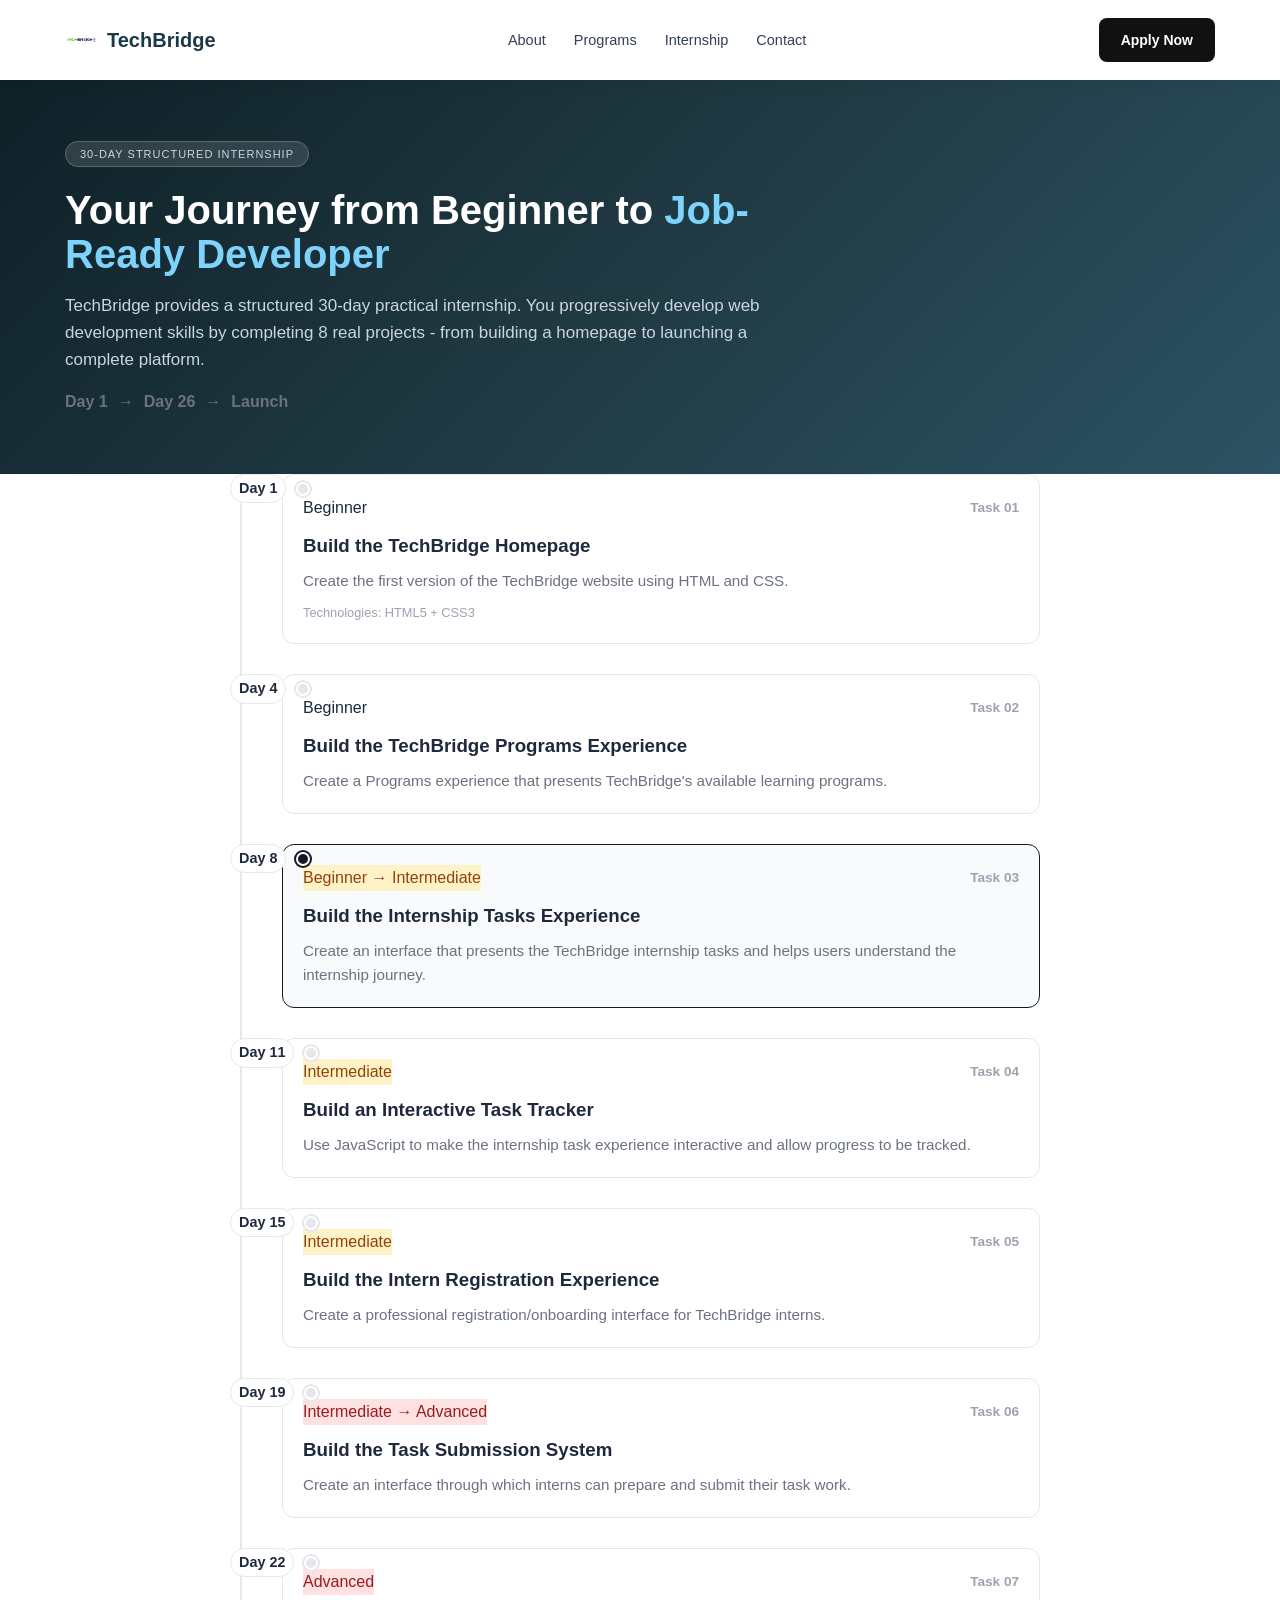
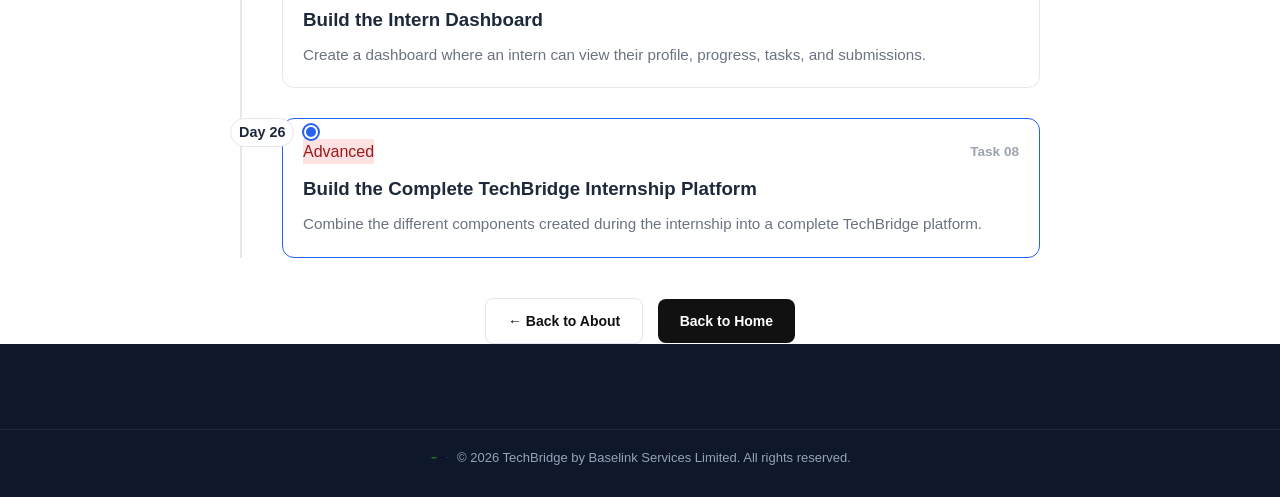
<file: internship.html>
<!DOCTYPE html>
<html lang="en">
<head>
    <meta charset="UTF-8">
    <meta name="viewport" content="width=device-width, initial-scale=1.0">
    <title>Internship Tasks - TechBridge</title>
        <link rel="icon" type="image/png" href="logo.png">
    <link rel="stylesheet" href="style.css">
</head>
<body>
    <nav class="navbar">
        <div class="container">
            <div class="logo"> 
                <img src="logo.png" alt="TechBridge Logo" style="height:32px; width:32px; object-fit:contain; border-radius:6px;">
                <span>TechBridge</span>
            </div>
            <ul class="nav-links">
                <li><a href="index.html#about">About</a></li>
                <li><a href="programs.html">Programs</a></li>
                <li><a href="internship.html" class="active">Internship</a></li>
                <li><a href="index.html#contact">Contact</a></li>
            </ul>
            <a href="https://forms.gle/8EbdSy5ttGfLZfjv5" target="_blank" class="btn btn-primary">Apply Now</a>
        </div>
    </nav>

    <!-- HERO INTRO FOR INTERNSHIP -->
    <header class="hero small-hero">
        <div class="container">
            <div class="section-header" style="text-align:left; max-width:700px; margin:0;">
                <span class="badge">30-Day Structured Internship</span>
                <h1>Your Journey from Beginner to <span class="highlight">Job-Ready Developer</span></h1>
                <p>TechBridge provides a structured 30-day practical internship. You progressively develop web development skills by completing 8 real projects - from building a homepage to launching a complete platform.</p>
                <div class="progress-labels">
                    <span>Day 1</span><span>→</span><span>Day 26</span><span>→</span><span>Launch</span>
                </div>
            </div>
        </div>
    </header>

    <!-- TIMELINE -->
    <section class="section">
        <div class="container">
            <div class="timeline">

                <!-- TASK 1 -->
                <div class="timeline-item">
                    <div class="timeline-day">
                        <span class="day">Day 1</span>
                        <div class="dot"></div>
                    </div>
                    <div class="task-card">
                        <div class="task-top">
                            <span class="tag">Beginner</span>
                            <span class="task-num">Task 01</span>
                        </div>
                        <h3>Build the TechBridge Homepage</h3>
                        <p>Create the first version of the TechBridge website using HTML and CSS.</p>
                        <div class="task-meta">Technologies: HTML5 + CSS3</div>
                    </div>
                </div>

                <!-- TASK 2 -->
                <div class="timeline-item">
                    <div class="timeline-day">
                        <span class="day">Day 4</span>
                        <div class="dot"></div>
                    </div>
                    <div class="task-card">
                        <div class="task-top">
                            <span class="tag">Beginner</span>
                            <span class="task-num">Task 02</span>
                        </div>
                        <h3>Build the TechBridge Programs Experience</h3>
                        <p>Create a Programs experience that presents TechBridge's available learning programs.</p>
                    </div>
                </div>

                <!-- TASK 3 - CURRENT -->
                <div class="timeline-item current">
                    <div class="timeline-day">
                        <span class="day">Day 8</span>
                        <div class="dot active"></div>
                    </div>
                    <div class="task-card active-card">
                        <div class="task-top">
                            <span class="tag intermediate">Beginner → Intermediate</span>
                            <span class="task-num">Task 03</span>
                        </div>
                        <h3>Build the Internship Tasks Experience</h3>
                        <p>Create an interface that presents the TechBridge internship tasks and helps users understand the internship journey.</p>
                       
                    </div>
                </div>

                <!-- TASK 4 -->
                <div class="timeline-item">
                    <div class="timeline-day">
                        <span class="day">Day 11</span>
                        <div class="dot"></div>
                    </div>
                    <div class="task-card">
                        <div class="task-top">
                            <span class="tag intermediate">Intermediate</span>
                            <span class="task-num">Task 04</span>
                        </div>
                        <h3>Build an Interactive Task Tracker</h3>
                        <p>Use JavaScript to make the internship task experience interactive and allow progress to be tracked.</p>
                    </div>
                </div>

                <!-- TASK 5 -->
                <div class="timeline-item">
                    <div class="timeline-day">
                        <span class="day">Day 15</span>
                        <div class="dot"></div>
                    </div>
                    <div class="task-card">
                        <div class="task-top">
                            <span class="tag intermediate">Intermediate</span>
                            <span class="task-num">Task 05</span>
                        </div>
                        <h3>Build the Intern Registration Experience</h3>
                        <p>Create a professional registration/onboarding interface for TechBridge interns.</p>
                    </div>
                </div>

                <!-- TASK 6 -->
                <div class="timeline-item">
                    <div class="timeline-day">
                        <span class="day">Day 19</span>
                        <div class="dot"></div>
                    </div>
                    <div class="task-card">
                        <div class="task-top">
                            <span class="tag advanced">Intermediate → Advanced</span>
                            <span class="task-num">Task 06</span>
                        </div>
                        <h3>Build the Task Submission System</h3>
                        <p>Create an interface through which interns can prepare and submit their task work.</p>
                    </div>
                </div>

                <!-- TASK 7 -->
                <div class="timeline-item">
                    <div class="timeline-day">
                        <span class="day">Day 22</span>
                        <div class="dot"></div>
                    </div>
                    <div class="task-card">
                        <div class="task-top">
                            <span class="tag advanced">Advanced</span>
                            <span class="task-num">Task 07</span>
                        </div>
                        <h3>Build the Intern Dashboard</h3>
                        <p>Create a dashboard where an intern can view their profile, progress, tasks, and submissions.</p>
                    </div>
                </div>

                <!-- TASK 8 -->
                <div class="timeline-item">
                    <div class="timeline-day">
                        <span class="day">Day 26</span>
                        <div class="dot final"></div>
                    </div>
                    <div class="task-card final-card">
                        <div class="task-top">
                            <span class="tag advanced">Advanced</span>
                            <span class="task-num">Task 08</span>
                        </div>
                        <h3>Build the Complete TechBridge Internship Platform</h3>
                        <p>Combine the different components created during the internship into a complete TechBridge platform.</p>
                    </div>
                </div>

            </div>
        </div>
        <div style="text-align:center; margin-top:40px;">
    <a href="index.html#about" class="btn btn-secondary" style="margin-right:10px;">← Back to About</a>
    <a href="index.html" class="btn btn-primary">Back to Home</a>
</div>
    </section>

    <footer class="footer">
      <div class="footer-bottom" style="display:flex; align-items:center; justify-content:center; gap:8px;">
                <img src="logo.png" alt="TechBridge" style="height:20px; width:20px; object-fit:contain;">
                © 2026 TechBridge by Baselink Services Limited. All rights reserved.
        </div>
    </footer>
</body>
</html>
</file>
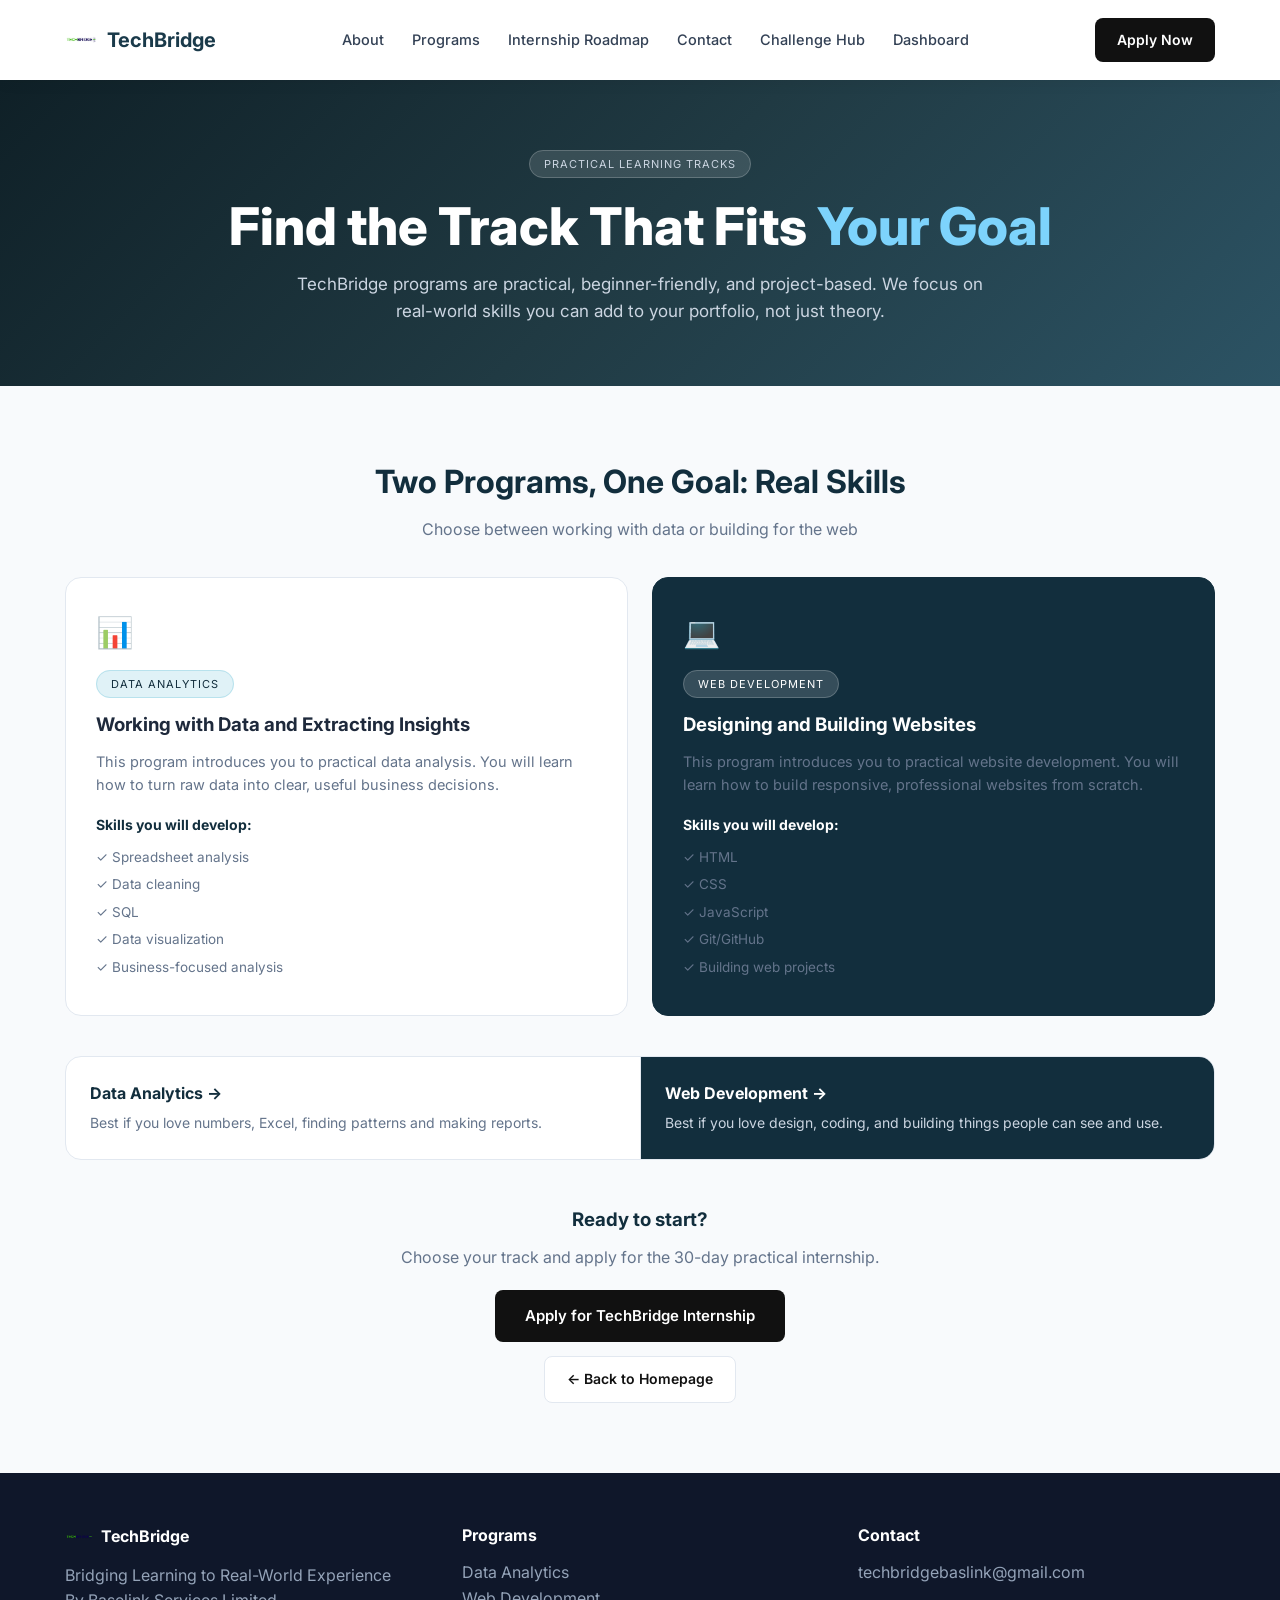
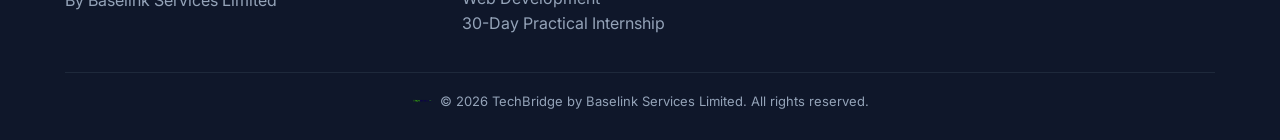
<file: programs.html>
<!DOCTYPE html>
<html lang="en">
<head>
    <meta charset="UTF-8">
    <meta name="viewport" content="width=device-width, initial-scale=1.0">
    <title>Programs - TechBridge by Baselink Services</title>
    <link rel="icon" type="image/png" href="logo.png">
    <link rel="stylesheet" href="style.css">
    <link href="https://fonts.googleapis.com/css2?family=Inter:wght@400;600;700&display=swap" rel="stylesheet">
</head>
<body>
    <nav class="navbar">
        <div class="container">
            <div class="logo"> 
                <img src="logo.png" alt="TechBridge Logo" style="height:32px; width:32px; object-fit:contain; border-radius:6px;">
                <span>TechBridge</span>
            </div>
            <ul class="nav-links">
    <li><a href="index.html#about">About</a></li>
    <li><a href="programs.html">Programs</a></li>
   <li><a href="roadmap.html">Internship Roadmap</a></li>
    <li><a href="index.html#contact">Contact</a></li>
    <li><a href="challenges.html">Challenge Hub</a></li>
    <li><a href="dashboard.html">Dashboard</a></li>
</ul>
            <a href="https://forms.gle/8EbdSy5ttGfLZfjv5" target="_blank" class="btn btn-primary">Apply Now</a>
        </div>
    </nav>

    <!-- PROGRAMS OVERVIEW -->
    <section class="hero" style="padding:70px 0 60px 0;">
        <div class="container">
            <span class="badge">PRACTICAL LEARNING TRACKS</span>
            <h1>Find the Track That Fits <span>Your Goal</span></h1>
            <p>TechBridge programs are practical, beginner-friendly, and project-based. We focus on real-world skills you can add to your portfolio, not just theory.</p>
        </div>
    </section>

    <!-- DIFFERENTIATION + CARDS -->
    <section class="programs" style="background:#f8fafc;">
        <div class="container">
            <h2 class="section-title">Two Programs, One Goal: Real Skills</h2>
            <p class="section-subtitle">Choose between working with data or building for the web</p>
            
            <div class="program-cards">
                <!-- DATA ANALYTICS CARD - Light -->
                <div class="card">
                    <div class="card-icon">📊</div>
                    <span class="badge" style="background:#e0f2f7; color:#122e3d; border-color:#b8e2ed;">Data Analytics</span>
                    <h3 style="margin-top:14px;">Working with Data and Extracting Insights</h3>
                    <p>This program introduces you to practical data analysis. You will learn how to turn raw data into clear, useful business decisions.</p>
                    <h4 style="font-size:14px; margin:18px 0 10px 0; color:#122e3d;">Skills you will develop:</h4>
                    <ul>
                        <li>✓ Spreadsheet analysis</li>
                        <li>✓ Data cleaning</li>
                        <li>✓ SQL</li>
                        <li>✓ Data visualization</li>
                        <li>✓ Business-focused analysis</li>
                    </ul>
                </div>

                <!-- WEB DEV CARD - Dark -->
                <div class="card card-dark">
                    <div class="card-icon">💻</div>
                    <span class="badge badge-light">Web Development</span>
                    <h3 style="margin-top:14px; color:#fff;">Designing and Building Websites</h3>
                    <p>This program introduces you to practical website development. You will learn how to build responsive, professional websites from scratch.</p>
                    <h4 style="font-size:14px; margin:18px 0 10px 0; color:#fff;">Skills you will develop:</h4>
                    <ul>
                        <li>✓ HTML</li>
                        <li>✓ CSS</li>
                        <li>✓ JavaScript</li>
                        <li>✓ Git/GitHub</li>
                        <li>✓ Building web projects</li>
                    </ul>
                </div>
            </div>

            <!-- COMPARISON LAYOUT - Differentiation Requirement -->
            <div style="margin-top:40px; background:#fff; border:1px solid #e2e8f0; border-radius:16px; padding:0; overflow:hidden; display:flex; text-align:left;" class="comparison-table">
                <div style="flex:1; padding:24px; border-right:1px solid #e2e8f0;">
                    <h4 style="color:#122e3d;">Data Analytics →</h4>
                    <p style="font-size:14px; color:#64748b; margin-top:6px;">Best if you love numbers, Excel, finding patterns and making reports.</p>
                </div>
                <div style="flex:1; padding:24px; background:#122e3d; color:#fff;">
                    <h4 style="color:#fff;">Web Development →</h4>
                    <p style="font-size:14px; color:#cbd5e1; margin-top:6px;">Best if you love design, coding, and building things people can see and use.</p>
                </div>
            </div>

            <!-- CTA -->
            <div style="margin-top:45px;">
                <h3 style="color:#122e3d;">Ready to start?</h3>
                <p style="color:#64748b; margin:10px 0 20px 0;">Choose your track and apply for the 30-day practical internship.</p>
                <a href="https://forms.gle/8EbdSy5ttGfLZfjv5" target="_blank" class="btn btn-primary" style="padding:14px 30px; font-size:15px;">Apply for TechBridge Internship</a>
                <br>
                <a href="index.html" class="btn btn-secondary" style="margin-top:14px;">← Back to Homepage</a>
            </div>
        </div>
    </section>

    <footer class="footer">
        <div class="container">
            <div class="footer-grid">
                <div>
                    <h4 style="display:flex; align-items:center; gap:8px;">
                        <img src="logo.png" alt="TechBridge Logo" style="height:28px; width:28px; object-fit:contain; border-radius:4px;">
                        TechBridge
                    </h4>
                    <p>Bridging Learning to Real-World Experience<br>By Baselink Services Limited</p>
                </div>
                <div><h4>Programs</h4><p>Data Analytics<br>Web Development<br>30-Day Practical Internship</p></div>
                <div><h4>Contact</h4><p>techbridgebaslink@gmail.com</p></div>
            </div>
            <div class="footer-bottom" style="display:flex; align-items:center; justify-content:center; gap:8px;">
                <img src="logo.png" alt="TechBridge" style="height:20px; width:20px; object-fit:contain;">
                © 2026 TechBridge by Baselink Services Limited. All rights reserved.
            </div>
        </div>
    </footer>
</body>
</html>
</file>
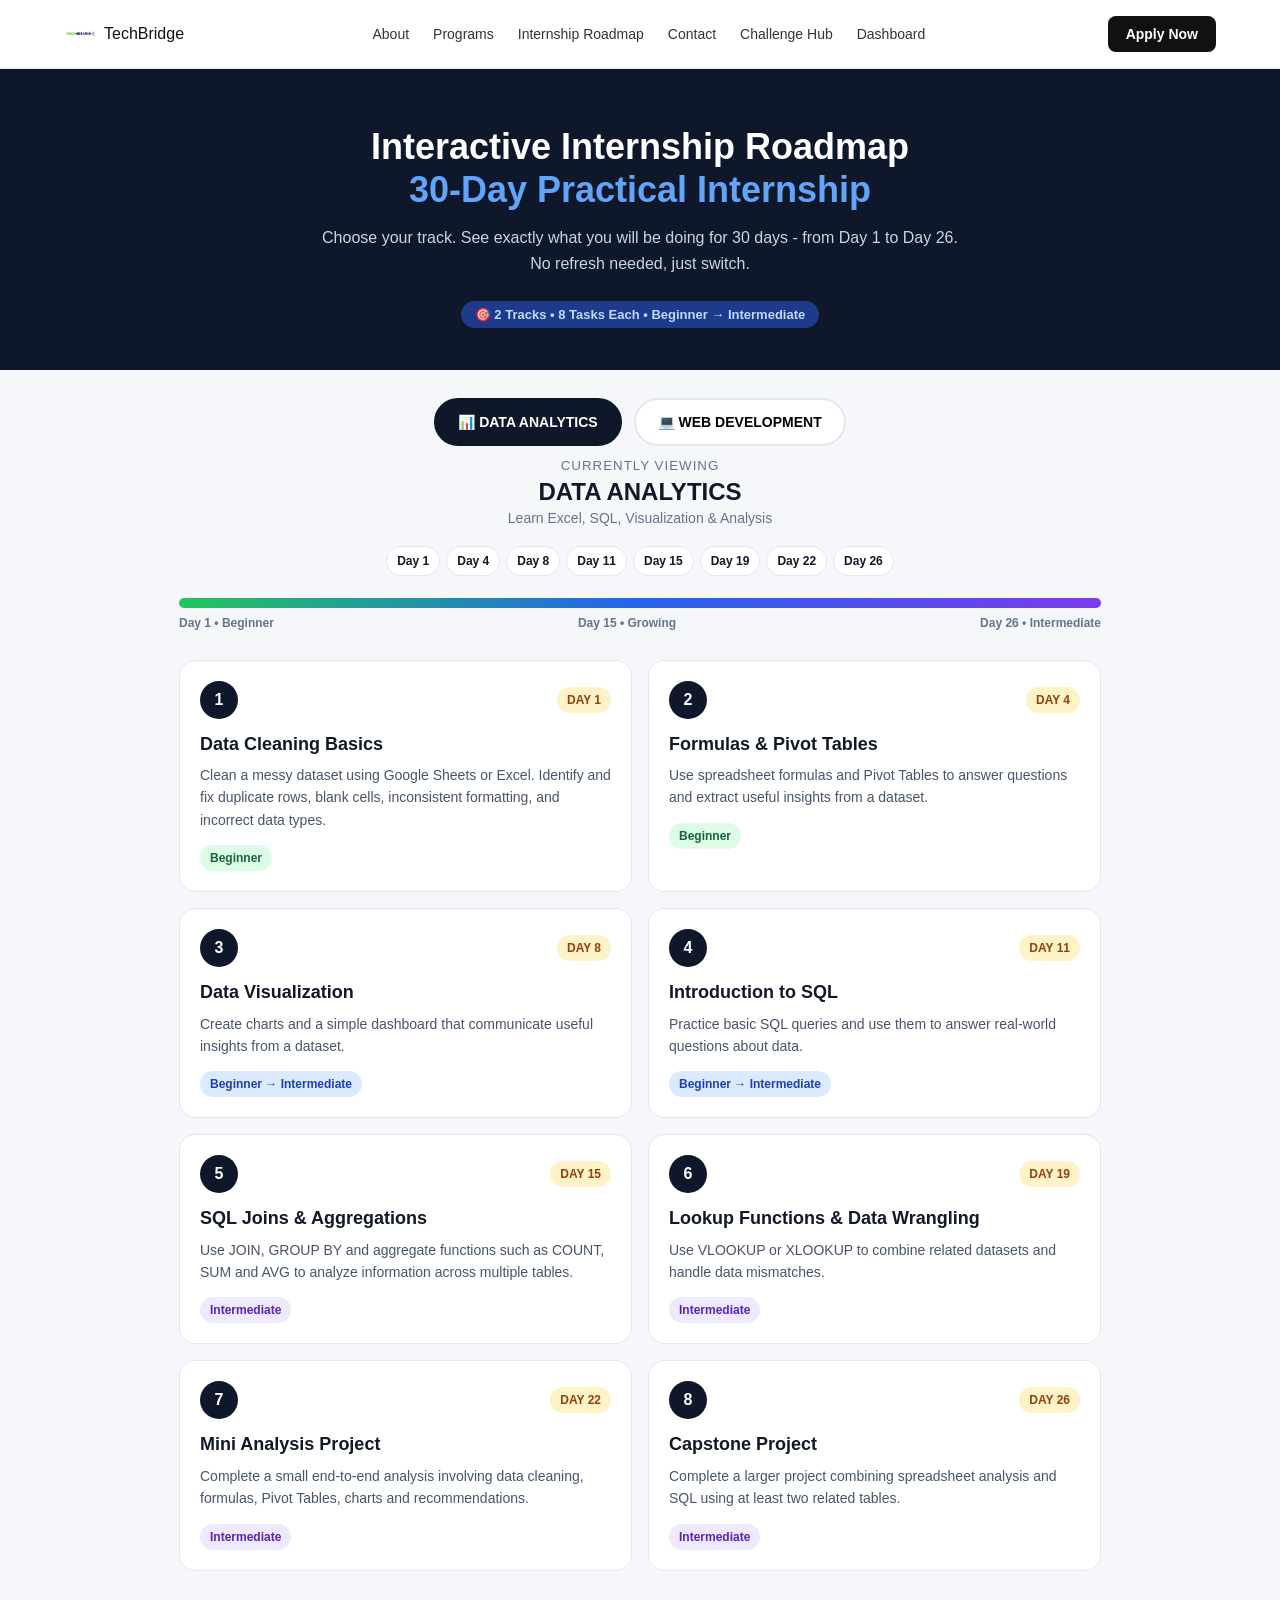
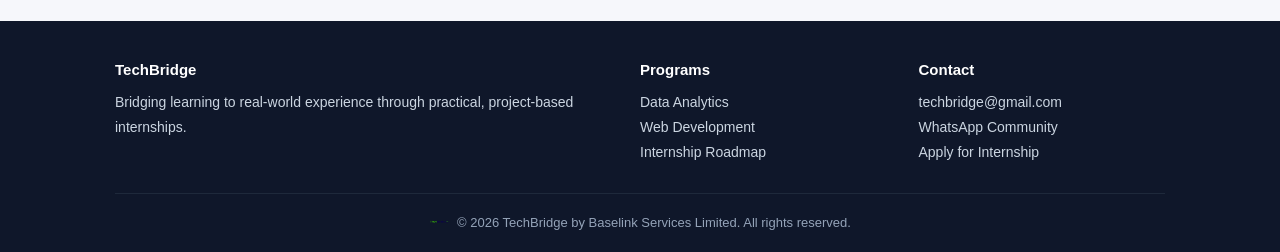
<file: roadmap.html>
<!DOCTYPE html>
<html lang="en">
<head>
<meta charset="UTF-8">
<meta name="viewport" content="width=device-width, initial-scale=1.0">
<link rel="icon" type="image/png" href="logo.png">
<title>TechBridge - Interactive Internship Roadmap</title>
<style>
  *{margin:0;padding:0;box-sizing:border-box;font-family:Inter,Arial,sans-serif}
  body{background:#f6f7fb;color:#111827}
  /* HEADER - SAME AS INDEX & PROGRAMS: WHITE + BLACK BUTTON */
  header{background:white;color:#111;padding:16px 5%;display:flex;justify-content:space-between;align-items:center;border-bottom:1px solid #e2e8f0;position:sticky;top:0;z-index:100}
  header a{color:#111;text-decoration:none;font-weight:700;font-size:22px}
  nav{display:flex;align-items:center}
  nav a{color:#333;text-decoration:none;margin-left:24px;font-size:14px;font-weight:500;transition:color 0.2s ease}
  nav a:hover{color:#2563eb}
  nav a.active{color:#333;font-weight:500}
  nav a.active:hover{color:#2563eb}
  .apply-btn{background:#111;color:white !important;padding:10px 18px;border-radius:8px;font-size:14px;font-weight:800;text-decoration:none;margin-left:18px;white-space:nowrap;transition:background 0.2s ease}
  .apply-btn:hover{background:#333}
  /* HERO - SAME AS OTHER PAGES: DARK */
  .hero{background:#0f172a;color:white;padding:56px 5% 42px;text-align:center}
  .hero h1{font-size:36px;line-height:1.2;color:white}
  .hero h1 span{color:#60a5fa}
  .hero p{color:#cbd5e1;margin:14px auto;max-width:650px;line-height:1.6}
  .badge{display:inline-block;background:#1e3a8a;color:#bfdbfe;padding:6px 14px;border-radius:999px;font-weight:700;font-size:13px;margin-top:10px}
  .controls{display:flex;justify-content:center;gap:12px;margin:28px 0 8px;flex-wrap:wrap}
  .track-btn{padding:14px 22px;border:2px solid #e2e8f0;background:white;border-radius:999px;cursor:pointer;font-weight:800;font-size:14px}
  .track-btn.active{background:#0f172a;color:white;border-color:#0f172a}
  .currently{text-align:center;margin:10px 0 20px}
  .currently small{color:#64748b;letter-spacing:1px;text-transform:uppercase}
  .currently h2{font-size:24px;margin-top:4px}
  .timeline-bar{display:flex;justify-content:center;gap:6px;flex-wrap:wrap;margin:0 auto 22px;max-width:900px}
  .day-pill{background:white;border:1px solid #e2e8f0;padding:7px 10px;border-radius:999px;font-size:12px;font-weight:700}
  .grid{max-width:1050px;margin:0 auto;padding:0 5% 50px;display:grid;grid-template-columns:1fr 1fr;gap:16px}
  .card{background:white;border-radius:16px;padding:20px;border:1px solid #e2e8f0;position:relative}
  .card-top{display:flex;justify-content:space-between;align-items:center}
  .num{background:#0f172a;color:white;width:38px;height:38px;border-radius:50%;display:flex;align-items:center;justify-content:center;font-weight:800}
  .day{background:#fef3c7;color:#92400e;padding:6px 10px;border-radius:999px;font-weight:800;font-size:12px}
  .card h3{margin:14px 0 8px;font-size:18px;line-height:1.3}
  .card p{color:#475569;font-size:14px;line-height:1.6}
  .diff{margin-top:14px;display:inline-block;padding:6px 10px;border-radius:999px;font-size:12px;font-weight:800}
  .diff.beginner{background:#dcfce7;color:#166534}
  .diff.mid{background:#dbeafe;color:#1e40af}
  .diff.inter{background:#ede9fe;color:#5b21b6}
  .progress{max-width:1050px;margin:0 auto 30px;padding:0 5%}
  .progress-bar{height:10px;background:#e2e8f0;border-radius:999px;overflow:hidden}
  .progress-fill{height:100%;width:100%;background:linear-gradient(90deg,#22c55e,#2563eb,#7c3aed)}
  .progress-labels{display:flex;justify-content:space-between;font-size:12px;color:#64748b;margin-top:8px;font-weight:700}
  /* FOOTER - SAME AS OTHER PAGES: DARK */
  footer{background:#0f172a;color:#cbd5e1;padding:40px 5% 20px}
  .footer-grid{max-width:1050px;margin:0 auto;display:grid;grid-template-columns:2fr 1fr 1fr;gap:32px;text-align:left}
  .footer-grid h4{color:white;margin-bottom:12px;font-size:15px}
  .footer-grid p, .footer-grid a{color:#cbd5e1;font-size:14px;line-height:1.8;text-decoration:none;display:block}
  .footer-grid a:hover{color:white}
  .footer-bottom{max-width:1050px;margin:28px auto 0;padding-top:18px;border-top:1px solid #1e293b;display:flex;align-items:center;justify-content:center;gap:8px;font-size:13px;color:#94a3b8;text-align:center}
  @media(max-width:700px){.grid{grid-template-columns:1fr}.hero h1{font-size:26px}header{flex-direction:column;gap:12px}nav a{margin:0 8px}.footer-grid{grid-template-columns:1fr;gap:20px}}
</style>
</head>
<body>

<header>
<div class="logo" style="display:flex; align-items:center; gap:8px;">
<img src="logo.png" alt="TechBridge Logo" style="height:32px; width:32px; object-fit:contain; border-radius:6px;">
<span>TechBridge</span>
</div>
<nav>
  <a href="index.html">About</a>
  <a href="programs.html">Programs</a>
  <a href="roadmap.html" class="active">Internship Roadmap</a>
  <a href="index.html">Contact</a>
  <a href="challenges.html">Challenge Hub</a>
  <a href="dashboard.html">Dashboard</a>
</nav>
<a href="https://forms.gle/8EbdSy5ttGfLZfjv5" target="_blank" rel="noopener" class="apply-btn">Apply Now</a>
</header>

<section class="hero">
  <h1>Interactive Internship Roadmap<br><span>30-Day Practical Internship</span></h1>
  <p>Choose your track. See exactly what you will be doing for 30 days - from Day 1 to Day 26. No refresh needed, just switch.</p>
  <div class="badge">🎯 2 Tracks • 8 Tasks Each • Beginner → Intermediate</div>
</section>

<div class="controls">
  <button id="btn-data" class="track-btn active" onclick="showTrack('data')">📊 DATA ANALYTICS</button>
  <button id="btn-web" class="track-btn" onclick="showTrack('web')">💻 WEB DEVELOPMENT</button>
</div>

<div class="currently">
  <small>Currently Viewing</small>
  <h2 id="trackTitle">DATA ANALYTICS</h2>
  <p id="trackDesc" style="color:#64748b;font-size:14px;margin-top:4px">Learn Excel, SQL, Visualization & Analysis</p>
</div>

<div class="timeline-bar" id="timelineBar"></div>

<div class="progress">
  <div class="progress-bar"><div class="progress-fill"></div></div>
  <div class="progress-labels"><span>Day 1 • Beginner</span><span>Day 15 • Growing</span><span>Day 26 • Intermediate</span></div>
</div>

<main class="grid" id="tasksContainer"></main>

<footer>
  <div class="footer-grid">
    <div>
      <h4>TechBridge</h4>
      <p>Bridging learning to real-world experience through practical, project-based internships.</p>
    </div>
    <div>
      <h4>Programs</h4>
      <a href="programs.html">Data Analytics</a>
      <a href="programs.html">Web Development</a>
      <a href="roadmap.html">Internship Roadmap</a>
    </div>
    <div>
      <h4>Contact</h4>
      <p>techbridge@gmail.com</p>
      <p>WhatsApp Community</p>
      <a href="https://forms.gle/8EbdSy5ttGfLZfjv5" target="_blank" rel="noopener">Apply for Internship</a>
    </div>
  </div>
  <div class="footer-bottom">
    <img src="logo.png" alt="TechBridge" style="height:20px; width:20px; object-fit:contain;">
    <span>© 2026 TechBridge by Baselink Services Limited. All rights reserved.</span>
  </div>
</footer>

<script>
let currentTrack = 'data';
const dataTasks = [
  {num:1, title:"Data Cleaning Basics", day:1, desc:"Clean a messy dataset using Google Sheets or Excel. Identify and fix duplicate rows, blank cells, inconsistent formatting, and incorrect data types.", diff:"Beginner"},
  {num:2, title:"Formulas & Pivot Tables", day:4, desc:"Use spreadsheet formulas and Pivot Tables to answer questions and extract useful insights from a dataset.", diff:"Beginner"},
  {num:3, title:"Data Visualization", day:8, desc:"Create charts and a simple dashboard that communicate useful insights from a dataset.", diff:"Beginner → Intermediate"},
  {num:4, title:"Introduction to SQL", day:11, desc:"Practice basic SQL queries and use them to answer real-world questions about data.", diff:"Beginner → Intermediate"},
  {num:5, title:"SQL Joins & Aggregations", day:15, desc:"Use JOIN, GROUP BY and aggregate functions such as COUNT, SUM and AVG to analyze information across multiple tables.", diff:"Intermediate"},
  {num:6, title:"Lookup Functions & Data Wrangling", day:19, desc:"Use VLOOKUP or XLOOKUP to combine related datasets and handle data mismatches.", diff:"Intermediate"},
  {num:7, title:"Mini Analysis Project", day:22, desc:"Complete a small end-to-end analysis involving data cleaning, formulas, Pivot Tables, charts and recommendations.", diff:"Intermediate"},
  {num:8, title:"Capstone Project", day:26, desc:"Complete a larger project combining spreadsheet analysis and SQL using at least two related tables.", diff:"Intermediate"}
];
const webTasks = [
  {num:1, title:"Build the TechBridge Homepage", day:1, desc:"Create the first version of the TechBridge website using HTML and CSS.", diff:"Beginner"},
  {num:2, title:"Build the TechBridge Programs Experience", day:4, desc:"Create a Programs experience presenting TechBridge's available learning programs.", diff:"Beginner"},
  {num:3, title:"Build the Internship Tasks Experience", day:8, desc:"Create an interface that presents the TechBridge internship tasks and helps users understand the internship journey.", diff:"Beginner → Intermediate"},
  {num:4, title:"Build an Interactive Internship Roadmap", day:11, desc:"Use JavaScript to allow visitors to switch between the Data Analytics and Web Development internship tracks.", diff:"Beginner → Intermediate"},
  {num:5, title:"Build the Intern Registration Experience", day:15, desc:"Create a professional registration and onboarding interface for TechBridge interns.", diff:"Intermediate"},
  {num:6, title:"Build the Task Submission System", day:19, desc:"Create an interface through which interns can prepare and submit their task work.", diff:"Intermediate"},
  {num:7, title:"Build the Intern Dashboard", day:22, desc:"Create a dashboard where an intern can view their profile, progress, tasks and submissions.", diff:"Intermediate"},
  {num:8, title:"Build the Complete TechBridge Internship Platform", day:26, desc:"Combine the different components created during the internship into a complete TechBridge platform.", diff:"Intermediate"}
];
function showTrack(track){
  currentTrack = track;
  let tasksToShow;
  let title = "";
  let desc = "";
  if(track === 'data'){
    tasksToShow = dataTasks;
    title = "DATA ANALYTICS";
    desc = "Learn Excel, SQL, Visualization & Analysis";
    document.getElementById('btn-data').classList.add('active');
    document.getElementById('btn-web').classList.remove('active');
  } else {
    tasksToShow = webTasks;
    title = "WEB DEVELOPMENT";
    desc = "Learn HTML, CSS, JavaScript & Build Real Platforms";
    document.getElementById('btn-web').classList.add('active');
    document.getElementById('btn-data').classList.remove('active');
  }
  document.getElementById('trackTitle').textContent = title;
  document.getElementById('trackDesc').textContent = desc;
  const timeline = document.getElementById('timelineBar');
  timeline.innerHTML = "";
  tasksToShow.forEach(t => {
    timeline.innerHTML += `<span class="day-pill">Day ${t.day}</span>`;
  });
  const container = document.getElementById('tasksContainer');
  container.innerHTML = "";
  tasksToShow.forEach(task => {
    let diffClass = "beginner";
    if(task.diff === "Intermediate") diffClass = "inter";
    if(task.diff === "Beginner → Intermediate") diffClass = "mid";
    container.innerHTML += `
      <div class="card">
        <div class="card-top"><span class="num">${task.num}</span><span class="day">DAY ${task.day}</span></div>
        <h3>${task.title}</h3>
        <p>${task.desc}</p>
        <span class="diff ${diffClass}">${task.diff}</span>
      </div>
    `;
  });
}
document.getElementById('btn-data').addEventListener('click', () => showTrack('data'));
document.getElementById('btn-web').addEventListener('click', () => showTrack('web'));
showTrack('data');
</script>
</body>
</html>
</file>
<file: style.css>
* { margin:0; padding:0; box-sizing:border-box; }
body { font-family: 'Inter', sans-serif; background:#fff; color:#1e293b; line-height:1.6; }
.container { width:90%; max-width:1150px; margin:0 auto; }
a { text-decoration:none; }

/* HEADER FIX - Left/Right Horizontal Arrangement */
.navbar { background:#fff; padding:18px 0; position:sticky; top:0; z-index:10; box-shadow:0 2px 15px rgba(0,0,0,0.06); }
.navbar .container { display:flex; justify-content:space-between; align-items:center; }
.logo { display:flex; align-items:center; gap:10px; font-weight:700; font-size:20px; color:#1a3a4a; }
.logo-icon { background:#1a3a4a; color:#fff; width:36px; height:36px; display:flex; align-items:center; justify-content:center; border-radius:7px; font-size:14px; }
.nav-links { display:flex; list-style:none; gap:28px; flex-direction:row; }
.nav-links a { color:#334155; font-weight:500; font-size:14.5px; transition:0.3s; }
.nav-links a:hover { color:#0a9cc7; } /* HOVER COLOR CHANGE */
.btn { padding:11px 22px; border-radius:8px; font-weight:600; font-size:14px; display:inline-block; transition:0.3s; }
.btn-primary { background:#111; color:#fff; }
.btn-primary:hover { background:#0a9cc7; }
.btn-secondary { background:#fff; color:#111; border:1px solid #e2e8f0; }
.btn-secondary:hover { color:#0a9cc7; border-color:#0a9cc7; }
.btn-light { background:#fff; color:#1a3a4a; margin-top:15px; }
.btn-whatsapp { background:#25D366; color:#fff; margin-top:15px; }

/* HERO - BIG BOX RESPONSIVE + NOT BLACK/WHITE + COLOR */
.hero { 
  background: linear-gradient(135deg, #0f2027 0%, #203a43 50%, #2c5364 100%);
  color:#fff; 
  padding:95px 0 90px 0; 
  text-align:center;
  width:100%;
}
.badge { background:rgba(255,255,255,0.12); border:1px solid rgba(255,255,255,0.2); color:#cbd5e1; padding:6px 14px; border-radius:20px; font-size:11px; text-transform:uppercase; letter-spacing:1px; }
.hero h1 { font-size:52px; font-weight:800; line-height:1.1; margin:22px 0 16px 0; }
.hero h1 span { color:#7dd3fc; }
.hero p { color:#cbd5e1; max-width:700px; margin:0 auto; font-size:17px; }
.hero-buttons { margin-top:30px; display:flex; gap:14px; justify-content:center; flex-wrap:wrap; }
.hero-note { margin-top:22px !important; font-size:13px !important; color:#94a3b8 !important; }

/* ABOUT - WHAT IS TECHBRIDGE DARK BOX + WHO IS IT FOR LIGHT BOX */
.about { padding:75px 0; background:#f8fafc; }
.about-grid { display:flex; gap:28px; align-items:stretch; }
/* DARKER BOX - What is TechBridge */
.about-grid > div:first-child {
  flex:1.2;
  background:#122e3d;
  color:#fff;
  border-radius:18px;
  padding:36px;
}
.about-grid > div:first-child h2 { color:#fff; font-size:28px; margin-bottom:14px; }
.about-grid > div:first-child p { color:#cbd5e1; margin-bottom:12px; }
.about-grid > div:first-child strong { color:#fff; }
.check-list { list-style:none; margin-top:10px; }
.check-list li { color:#cbd5e1; margin-bottom:8px; font-size:14.5px; }
/* LIGHTER BOX - Who is it for - compliments dark */
.about-box {
  flex:0.8;
  background:#e0f2f7;
  border:1px solid #b8e2ed;
  border-radius:18px;
  padding:30px;
}
.about-box h3 { color:#122e3d; font-size:20px; margin-bottom:18px; }
.who-item { background:#fff; border:1px solid #d6eef5; border-radius:12px; padding:14px 16px; margin-bottom:12px; display:flex; flex-direction:column; }
.who-item strong { color:#122e3d; font-size:14px; }
.who-item span { color:#64748b; font-size:13px; margin-top:3px; }

/* PROGRAMS */
.programs { padding:70px 0; text-align:center; }
.section-title { font-size:32px; color:#122e3d; }
.section-subtitle { color:#64748b; margin:10px 0 35px 0; }
.program-cards { display:flex; gap:24px; text-align:left; }
.card { flex:1; background:#fff; border:1px solid #e2e8f0; border-radius:16px; padding:30px; }
.card-dark { background:#122e3d; color:#fff; border-color:#122e3d; }
.card-dark p { color:#cbd5e1; }
.card-dark ul li { color:#cbd5e1; }
.card-icon { font-size:30px; margin-bottom:14px; }
.card h3 { margin-bottom:10px; }
.card p { font-size:14.5px; color:#64748b; margin-bottom:14px; }
.card ul { list-style:none; }
.card ul li { font-size:13.5px; margin-bottom:6px; color:#64748b; }

/* INTERNSHIP */
.internship { padding:60px 0; }
.internship-box { background:linear-gradient(135deg, #122e3d, #2c5364); border-radius:20px; padding:50px; color:#fff; display:flex; gap:40px; }
.badge-light { background:rgba(255,255,255,0.15); color:#fff; }
.internship-box h2 { font-size:32px; margin:18px 0 12px 0; }
.internship-box p { color:#cbd5e1; }
.benefits { display:grid; grid-template-columns:1fr 1fr; gap:12px; margin:25px 0; }
.benefit { background:rgba(255,255,255,0.08); padding:10px 14px; border-radius:8px; font-size:14px; }
.internship-right { display:flex; flex-direction:column; gap:16px; min-width:160px; }
.stat { background:rgba(255,255,255,0.08); padding:20px; border-radius:12px; text-align:center; }
.stat h3 { font-size:18px; }
.stat p { font-size:12.5px; color:#94a3b8; }

/* CONTACT */
.community { padding:70px 0; background:#f8fafc; }
.community-grid { display:flex; gap:24px; margin-top:30px; }
.community-card, .contact-card { flex:1; background:#fff; border:1px solid #e2e8f0; border-radius:16px; padding:30px; }
.email-box { background:#f1f5f9; padding:12px; border-radius:8px; font-weight:600; color:#122e3d; margin:12px 0; }
.socials a { color:#0a9cc7; font-size:14px; line-height:2; }

/* FOOTER */
.footer { background:#0f172a; color:#94a3b8; padding:50px 0 28px 0; }
.footer-grid { display:flex; gap:40px; }
.footer-grid div { flex:1; }
.footer-grid h4 { color:#fff; margin-bottom:12px; }
.footer-bottom { margin-top:35px; border-top:1px solid #1e293b; padding-top:18px; text-align:center; font-size:13px; }

/* RESPONSIVE - FITS PHONE AND SYSTEM */
@media (max-width:768px){
  .navbar .container { flex-direction:column; gap:15px; }
  .nav-links { gap:18px; flex-wrap:wrap; justify-content:center; }
  .hero h1 { font-size:32px; }
  .about-grid, .program-cards, .internship-box, .community-grid, .footer-grid { flex-direction:column; }
  .about-grid > div:first-child, .about-box { width:100%; }
  .benefits { grid-template-columns:1fr; }
  .internship-box { padding:30px 20px; }
  .hero-buttons { flex-direction:column; align-items:center; }
}
/* PROGRAMS PAGE EXTRA */
.comparison-table { display:flex; }
@media (max-width:768px){
  .comparison-table { flex-direction:column; }
}
/* === TASK 3: INTERNSHIP TIMELINE === */
.small-hero { padding: 60px 0; min-height: auto; }
.small-hero h1 { font-size: 2.5rem; }
.progress-labels { display:flex; gap:10px; margin-top:15px; font-weight:600; color:#6b7280; }

.timeline { position:relative; max-width:800px; margin:0 auto; padding-left:40px; border-left:2px solid #e5e7eb; }
.timeline-item { display:flex; gap:20px; margin-bottom:30px; position:relative; }
.timeline-day { position:absolute; left:-52px; display:flex; align-items:center; gap:10px; }
.timeline-day .day { font-weight:700; font-size:0.9rem; background:#fff; padding:2px 8px; border:1px solid #e5e7eb; border-radius:20px; }
.dot { width:14px; height:14px; background:#e5e7eb; border-radius:50%; border:2px solid #fff; box-shadow:0 0 0 2px #e5e7eb; }
.dot.active { background:#111827; box-shadow:0 0 0 2px #111827; }
.dot.final { background:#2563eb; box-shadow:0 0 0 2px #2563eb; }

.task-card { background:#fff; border:1px solid #e5e7eb; border-radius:12px; padding:20px; width:100%; transition:0.2s; }
.task-card:hover { transform:translateY(-3px); box-shadow:0 10px 25px rgba(0,0,0,0.07); }
.task-top { display:flex; justify-content:space-between; align-items:center; margin-bottom:10px; }
.task-num { font-weight:700; color:#9ca3af; font-size:0.85rem; }
.task-card h3 { margin:5px 0 8px 0; }
.task-card p { color:#6b7280; font-size:0.95rem; }
.task-meta { margin-top:10px; font-size:0.8rem; color:#9ca3af; }
.active-card { border-color:#111827; background:#f9fafb; }
.final-card { border-color:#2563eb; }
.current-badge { display:inline-block; margin-top:10px; background:#111827; color:#fff; font-size:0.75rem; padding:4px 10px; border-radius:20px; }

.tag.intermediate { background:#fef3c7; color:#92400e; }
.tag.advanced { background:#fee2e2; color:#991b1b; }

@media (max-width: 768px) {
    .timeline { padding-left:20px; border-left:2px solid #e5e7eb; }
    .timeline-day { left:-42px; }
    .timeline-item { flex-direction:column; }
}
</file>
